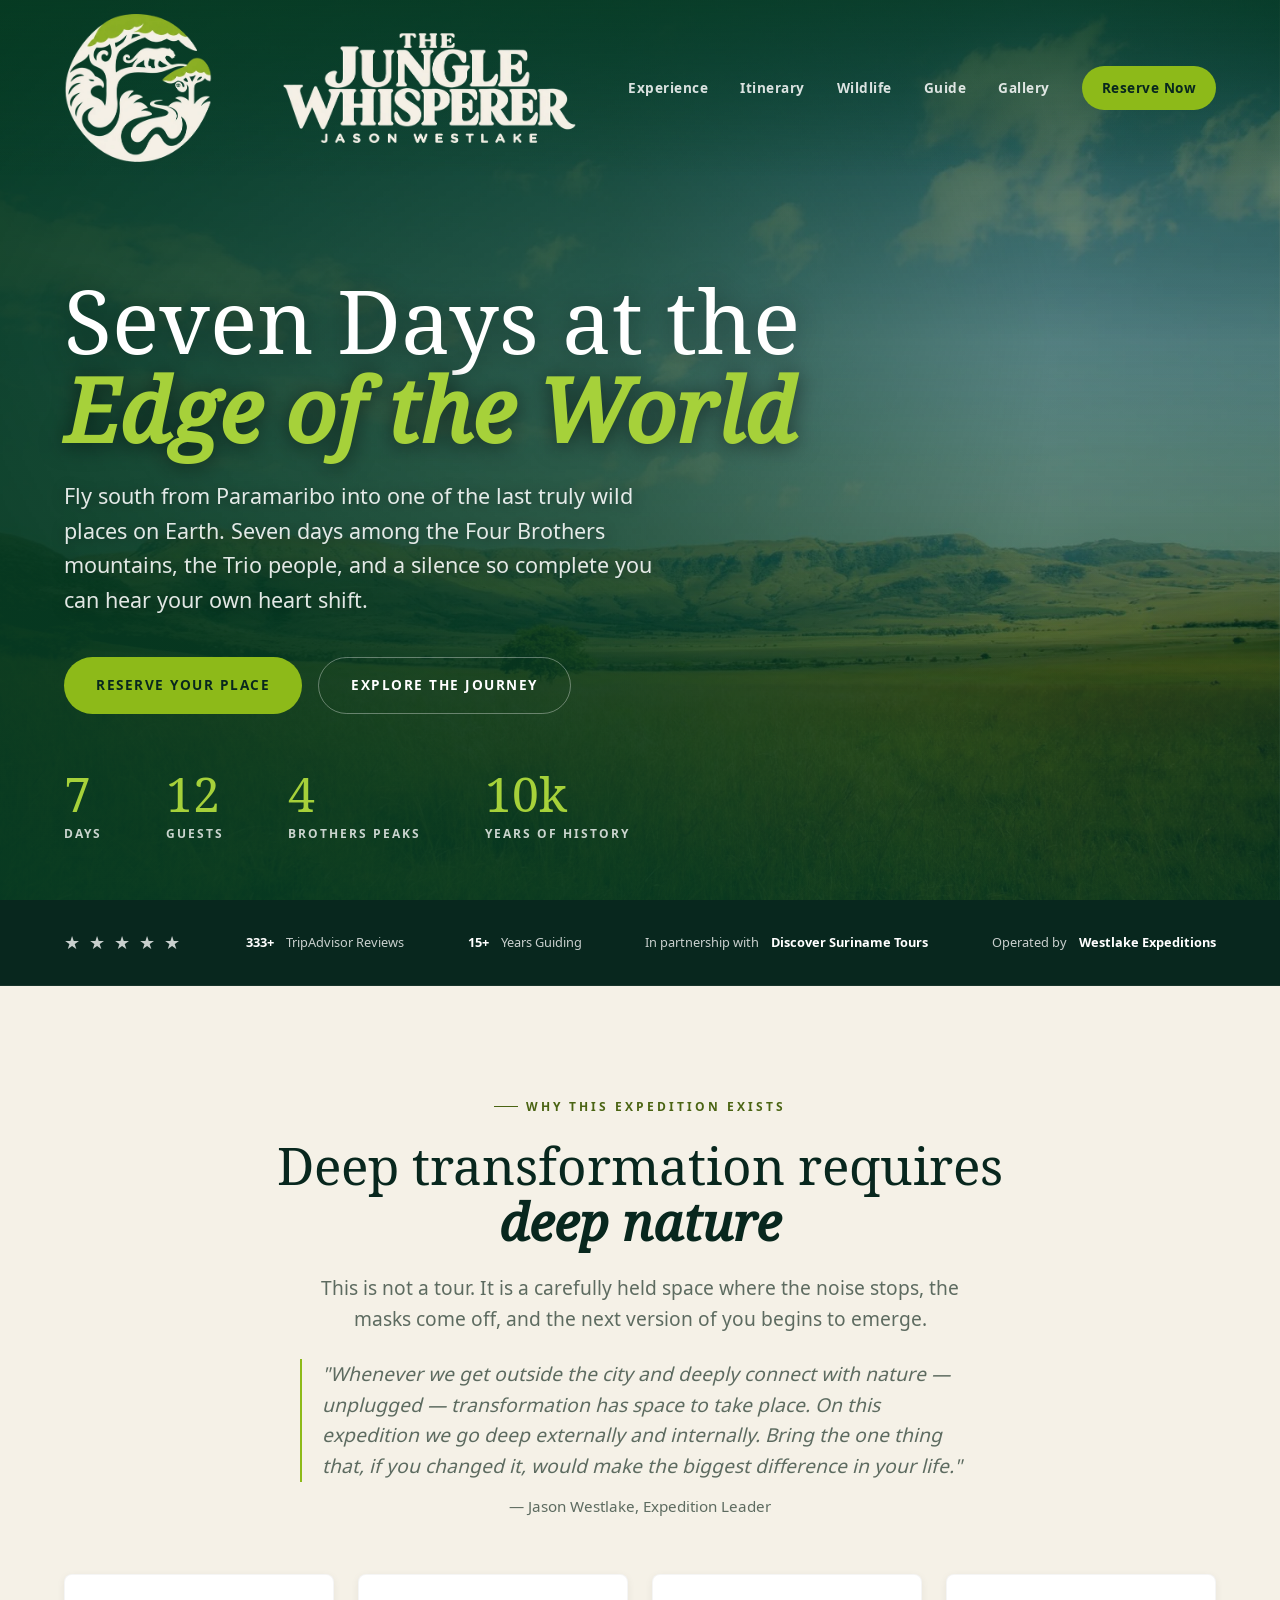
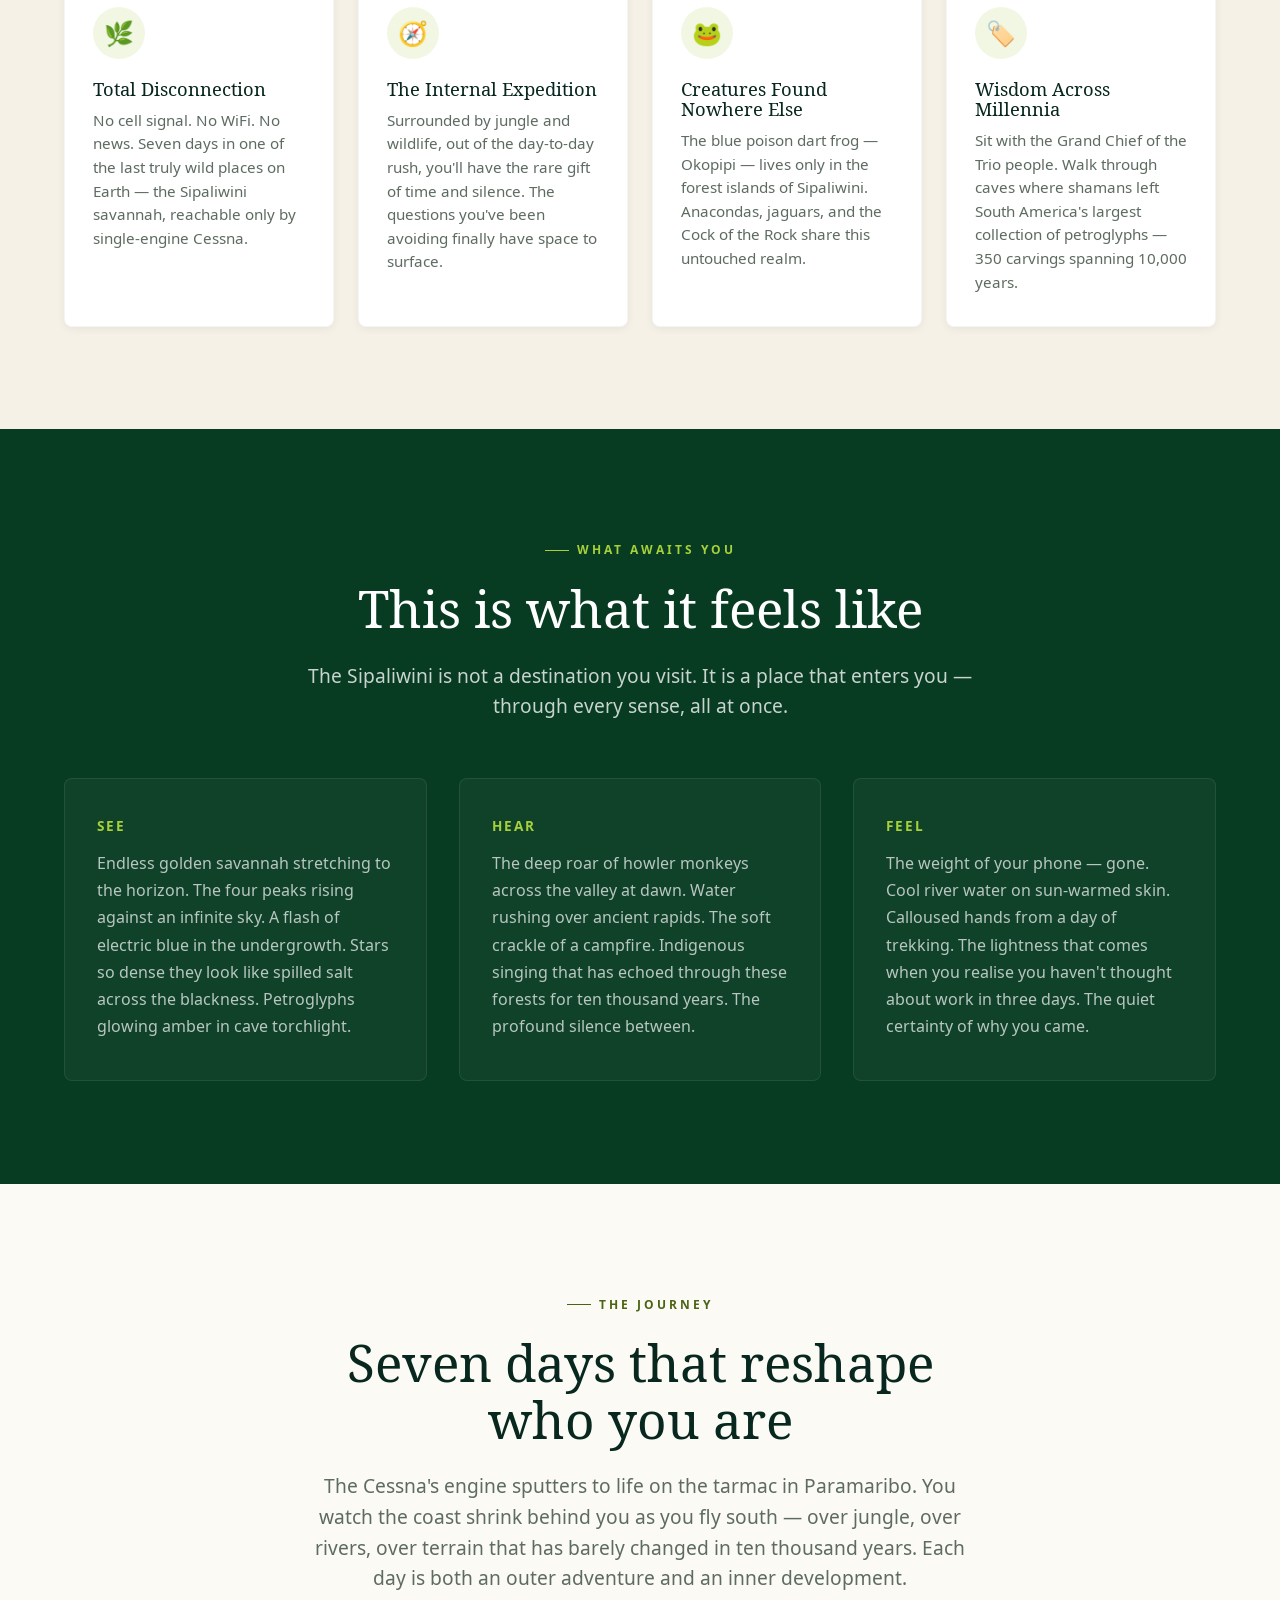
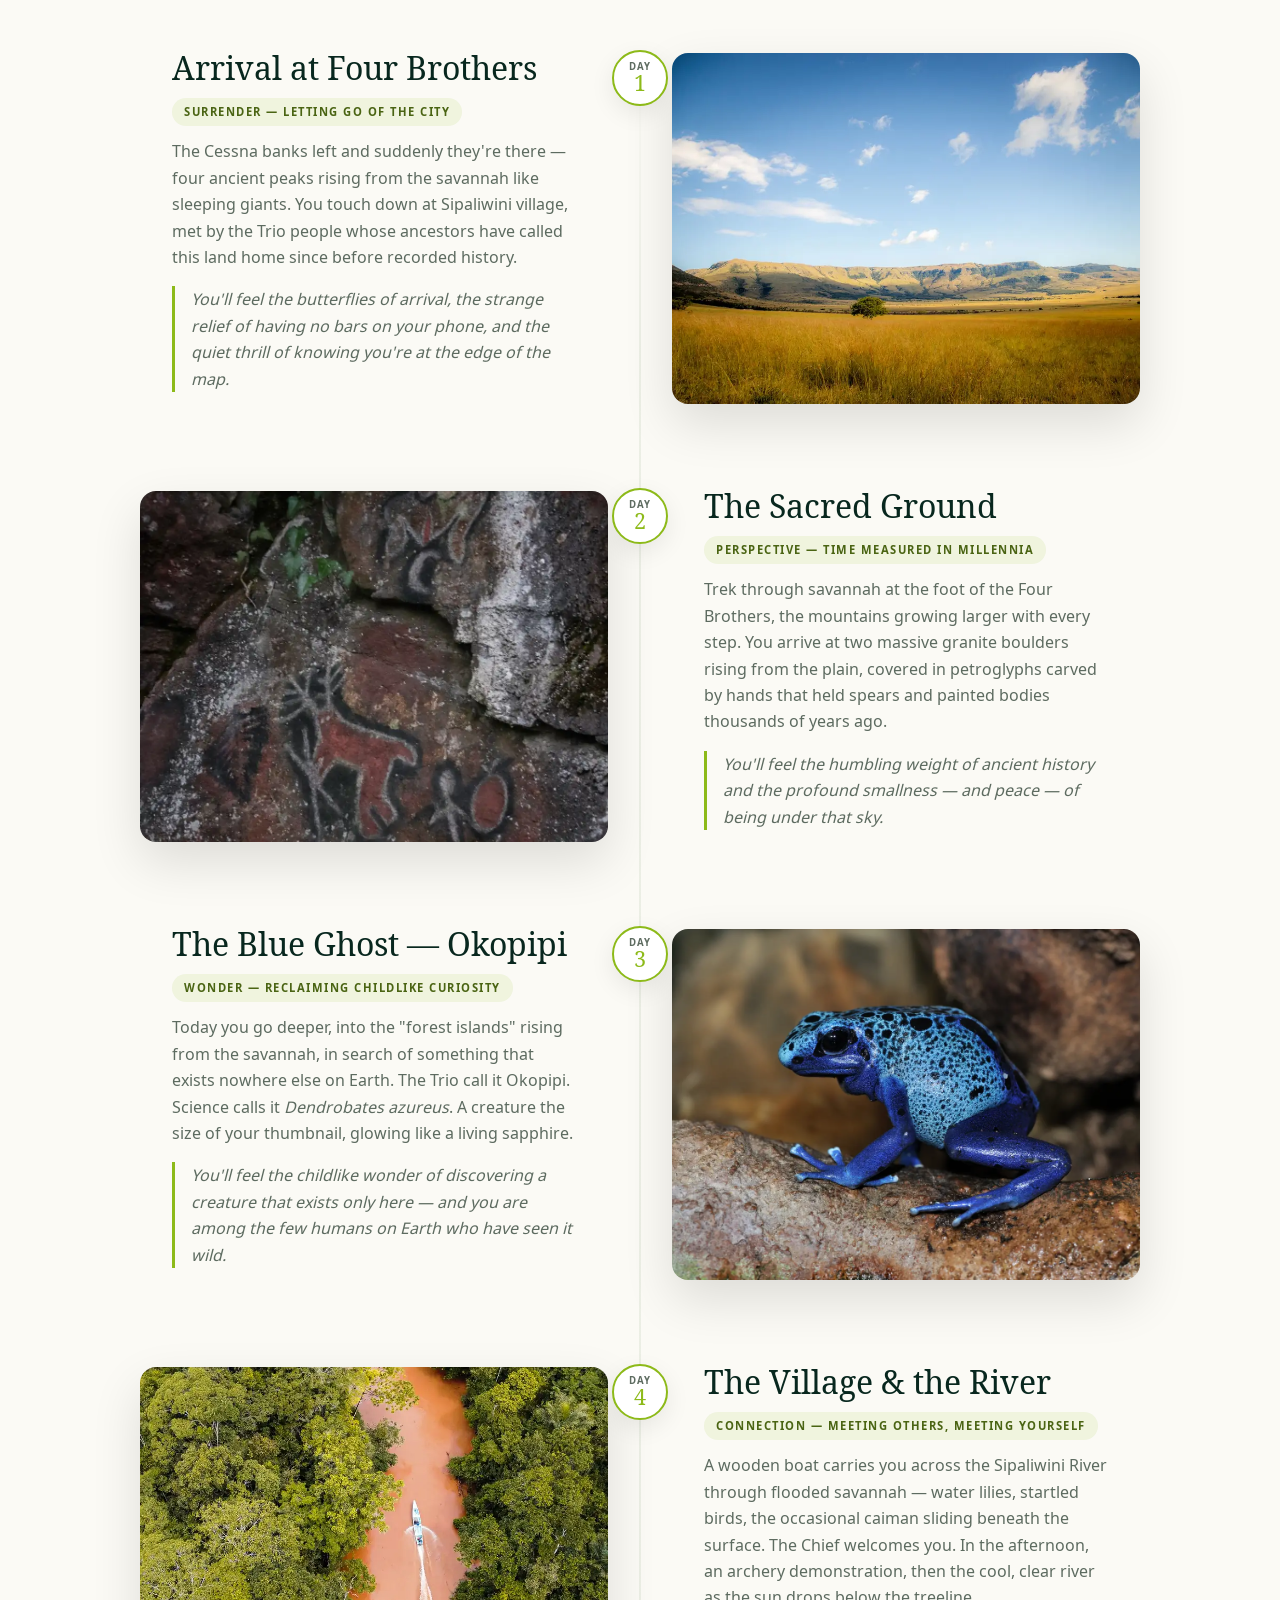
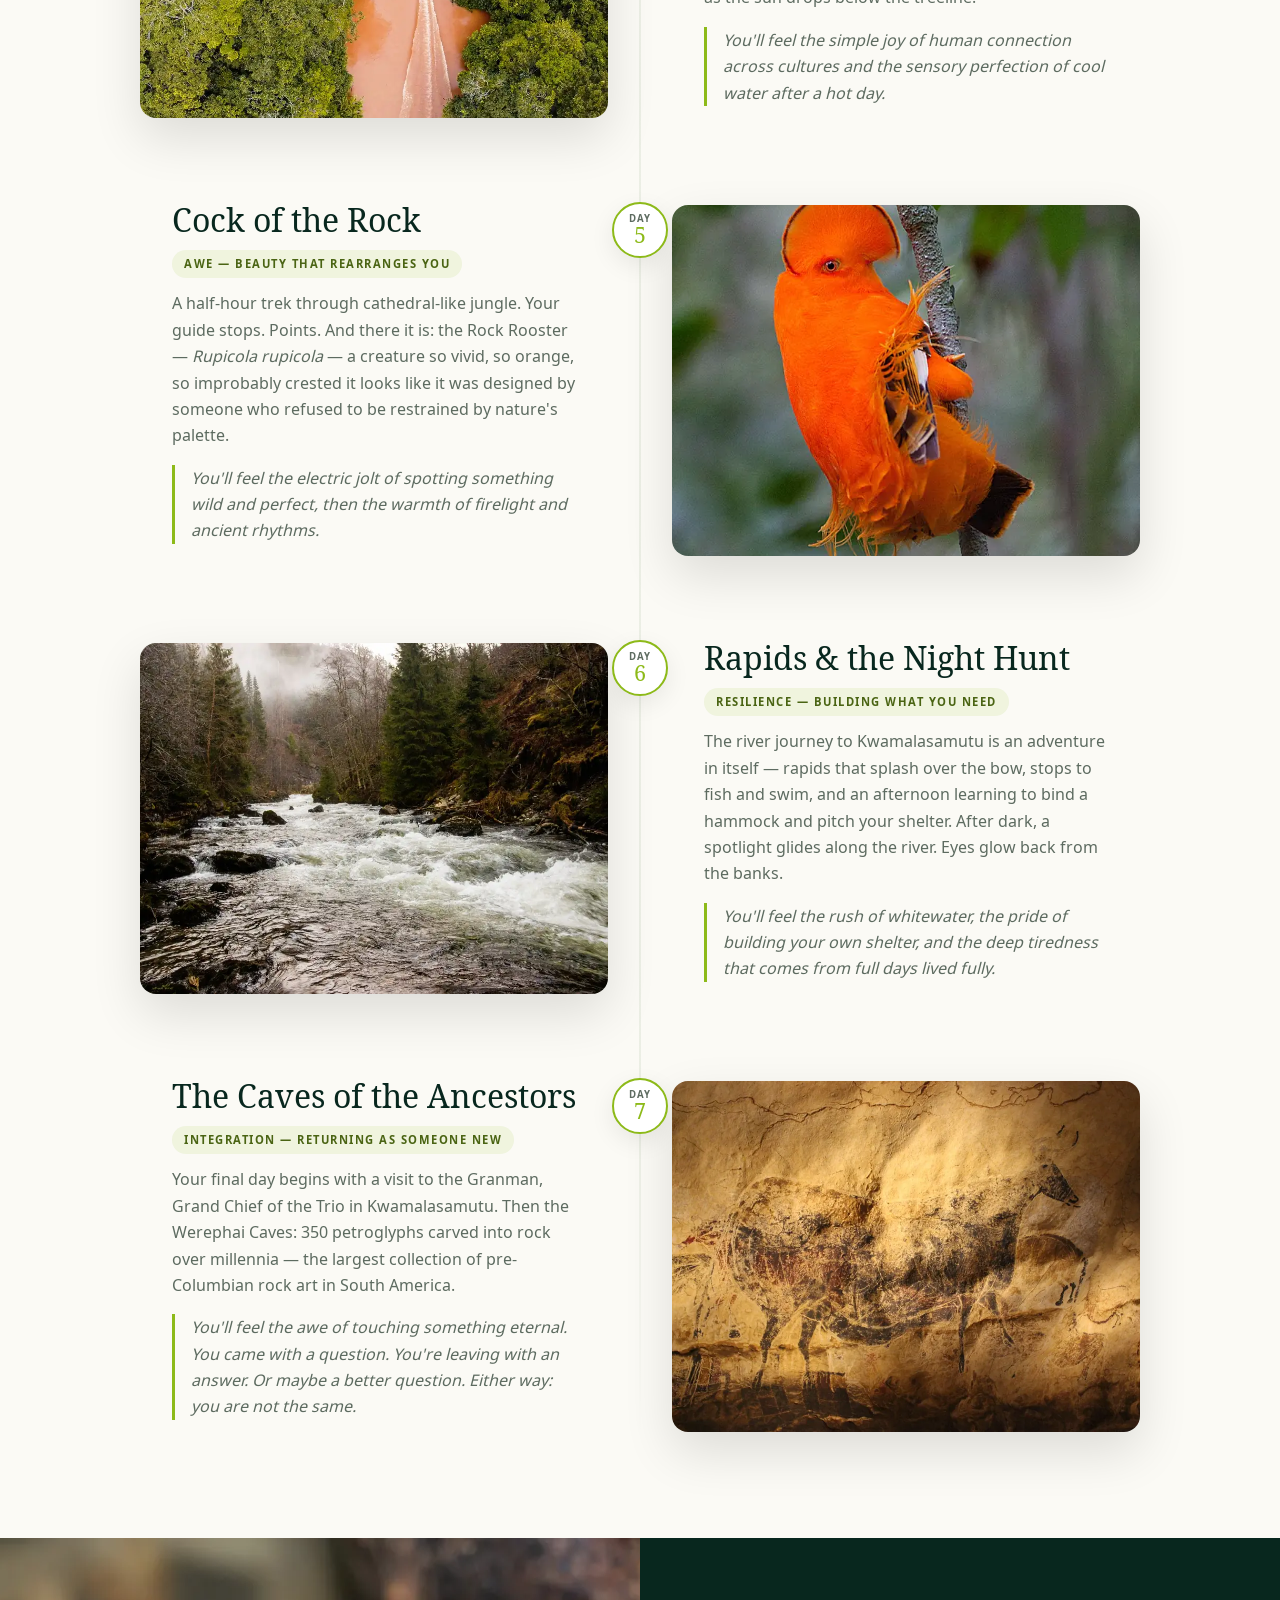
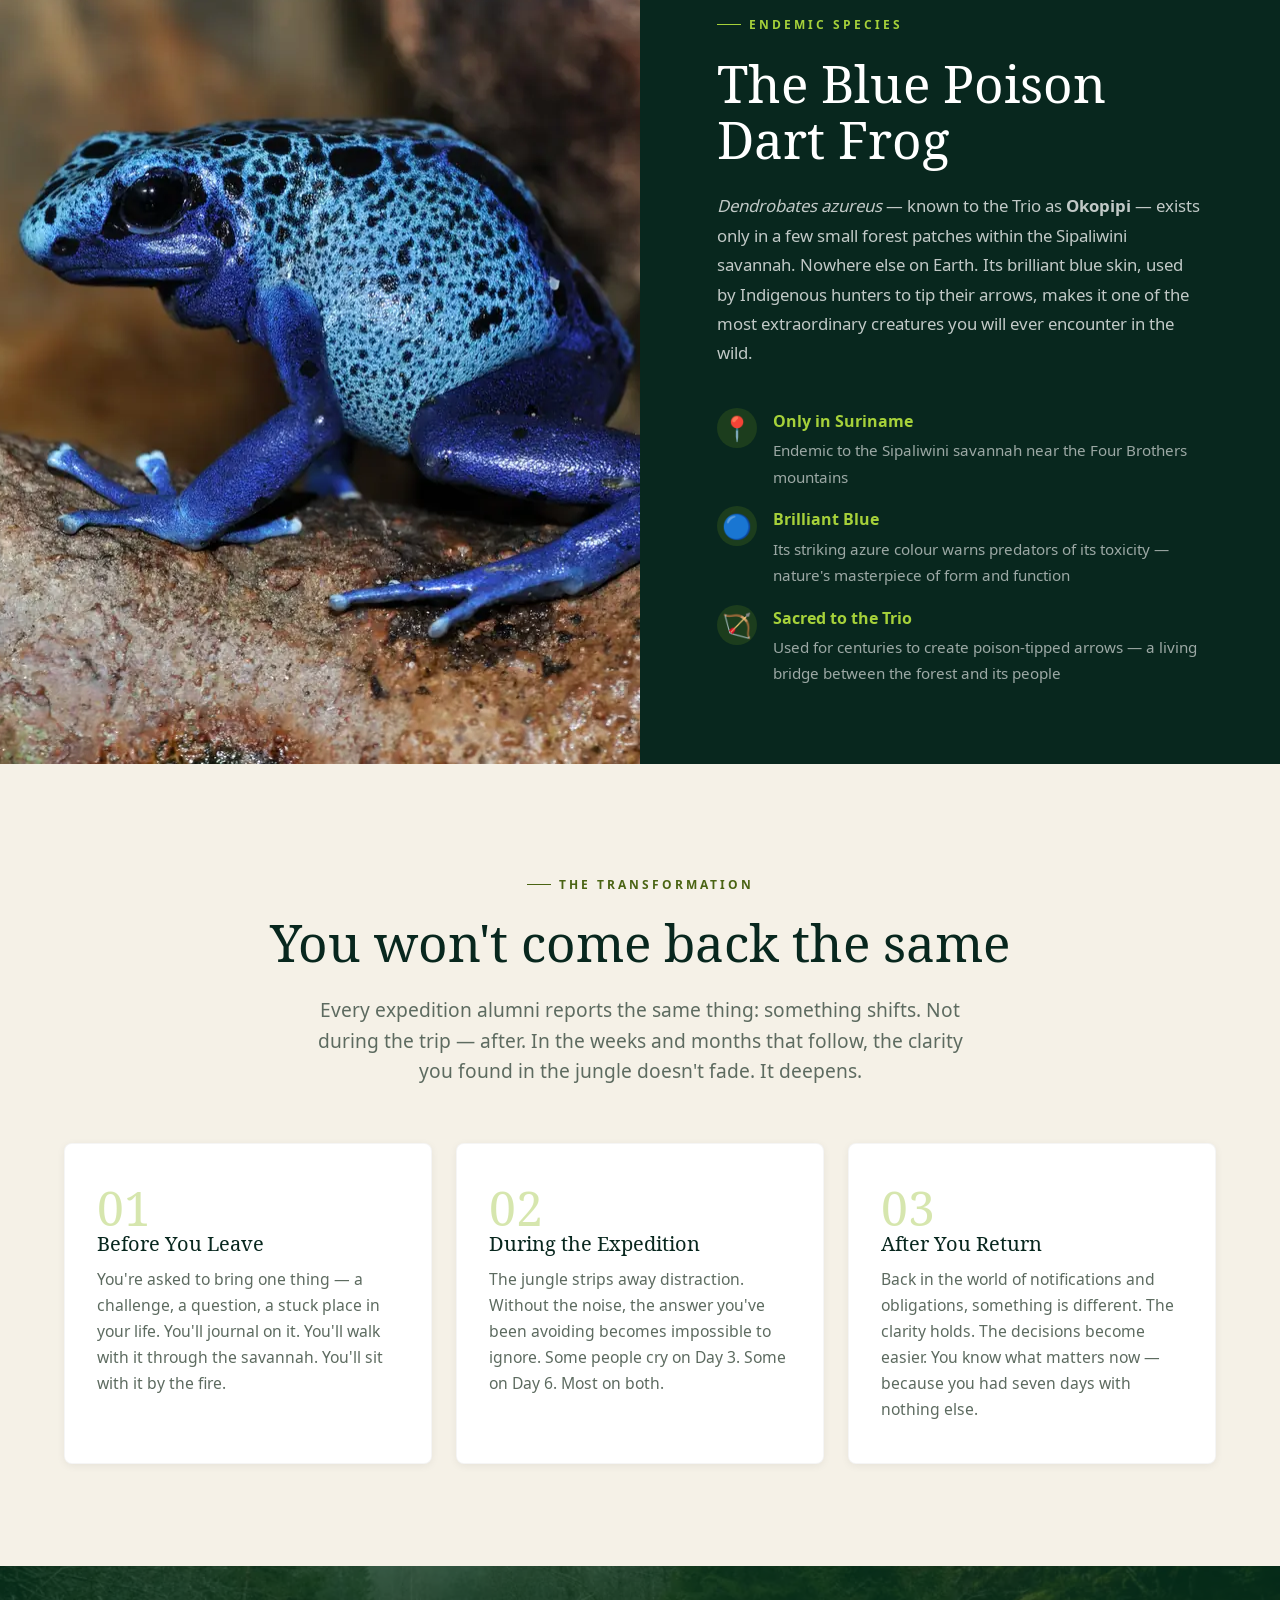
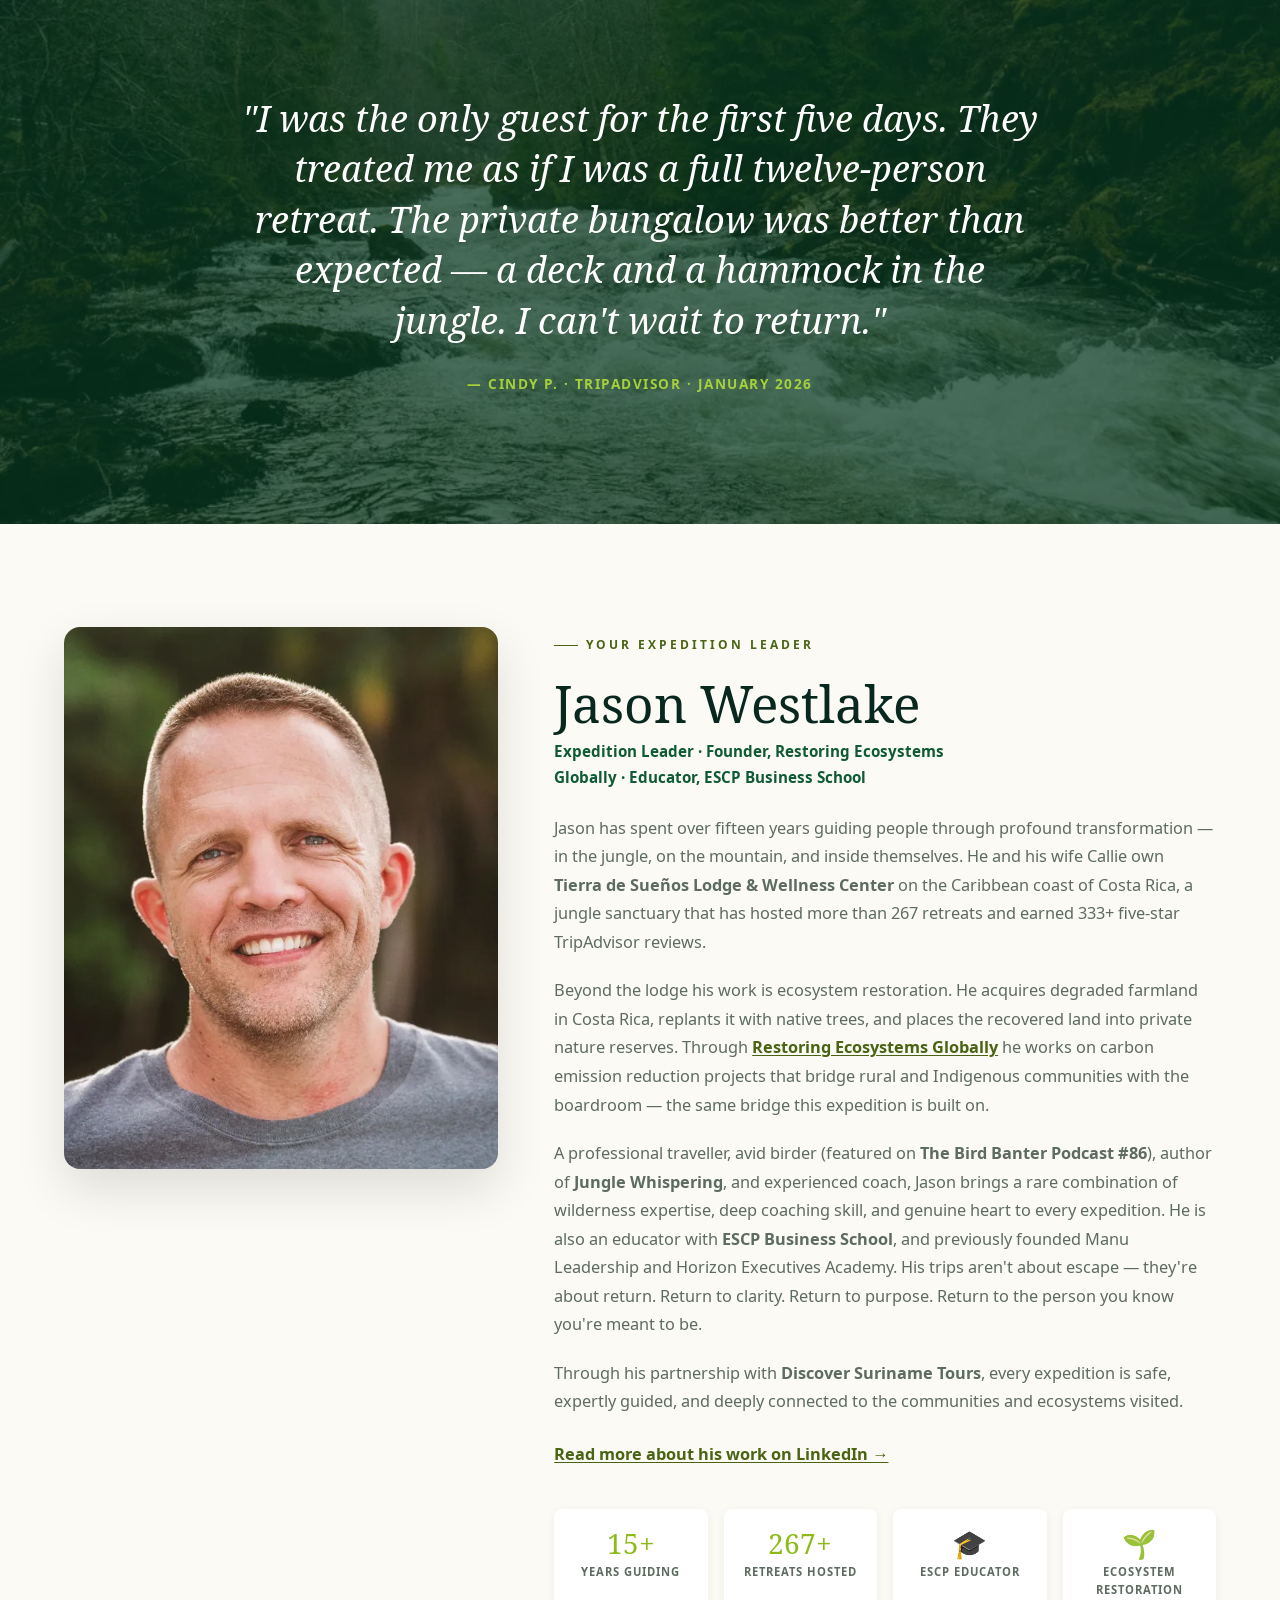
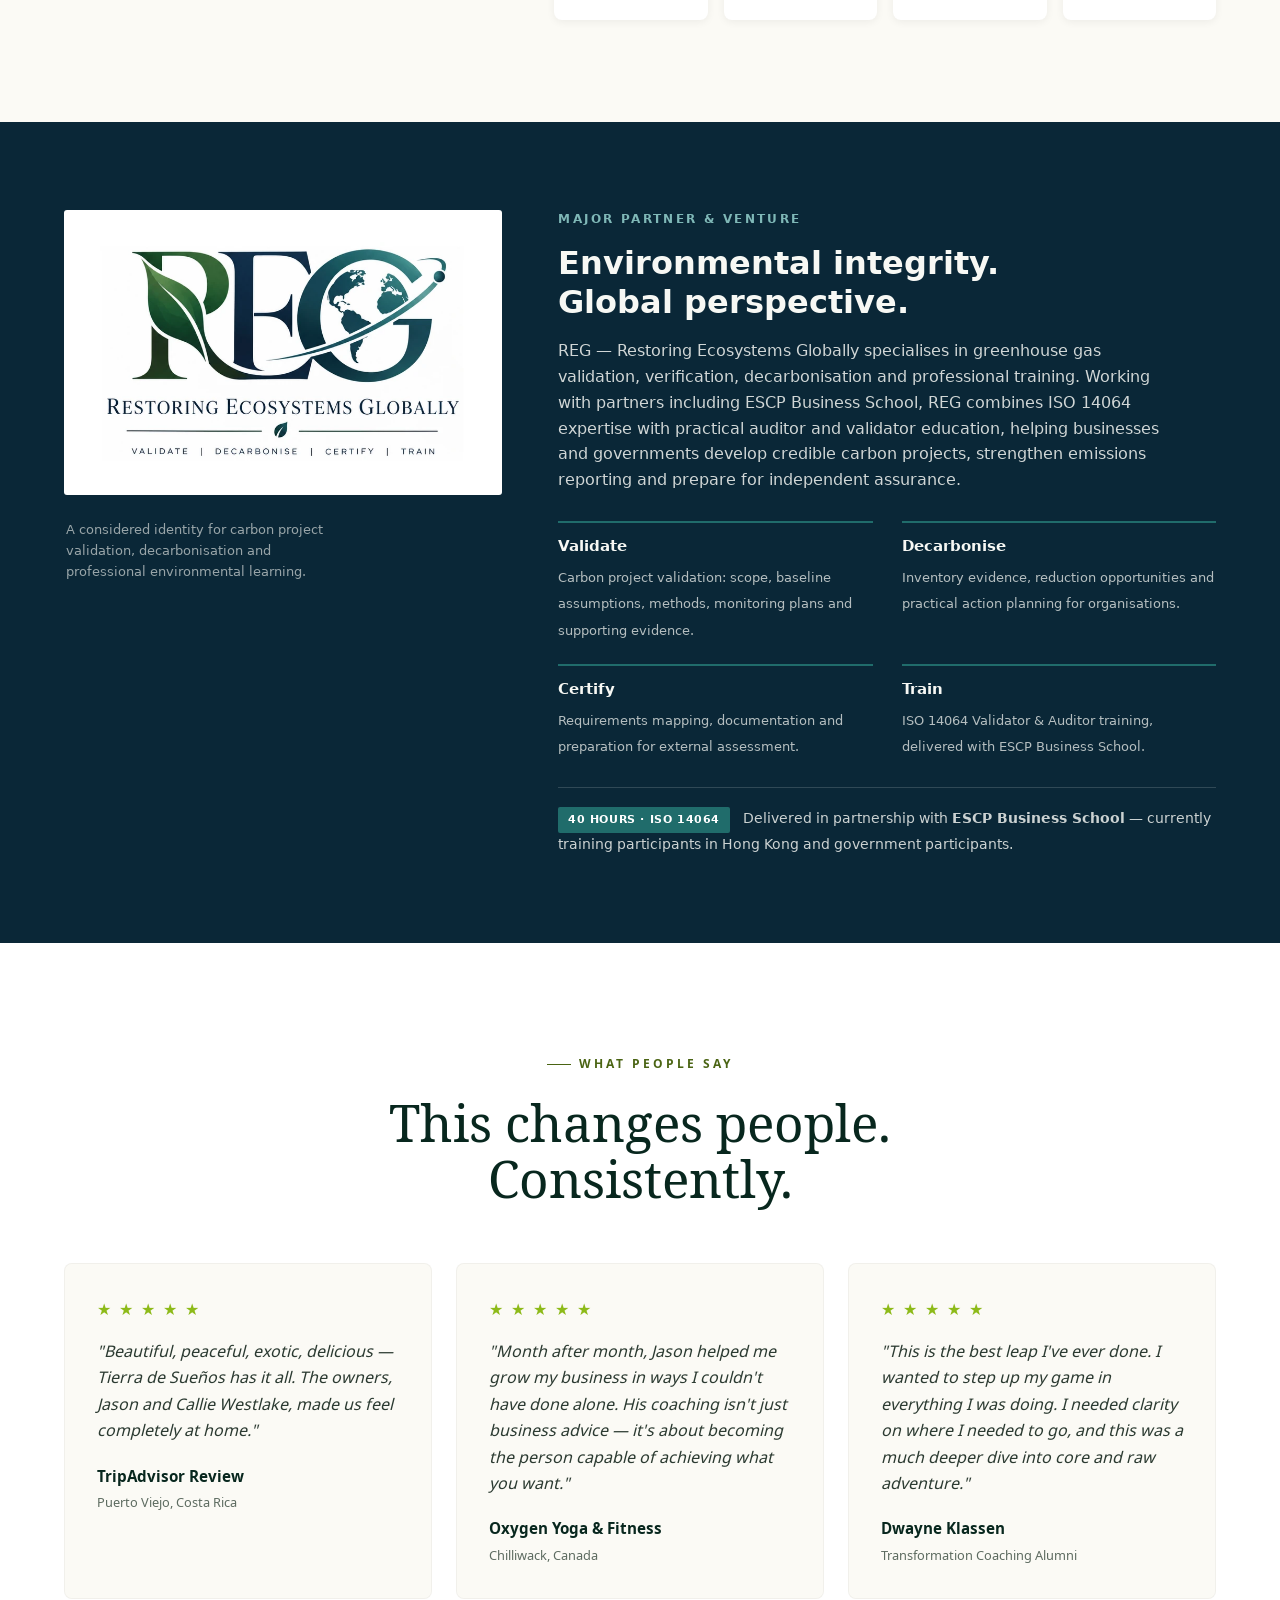
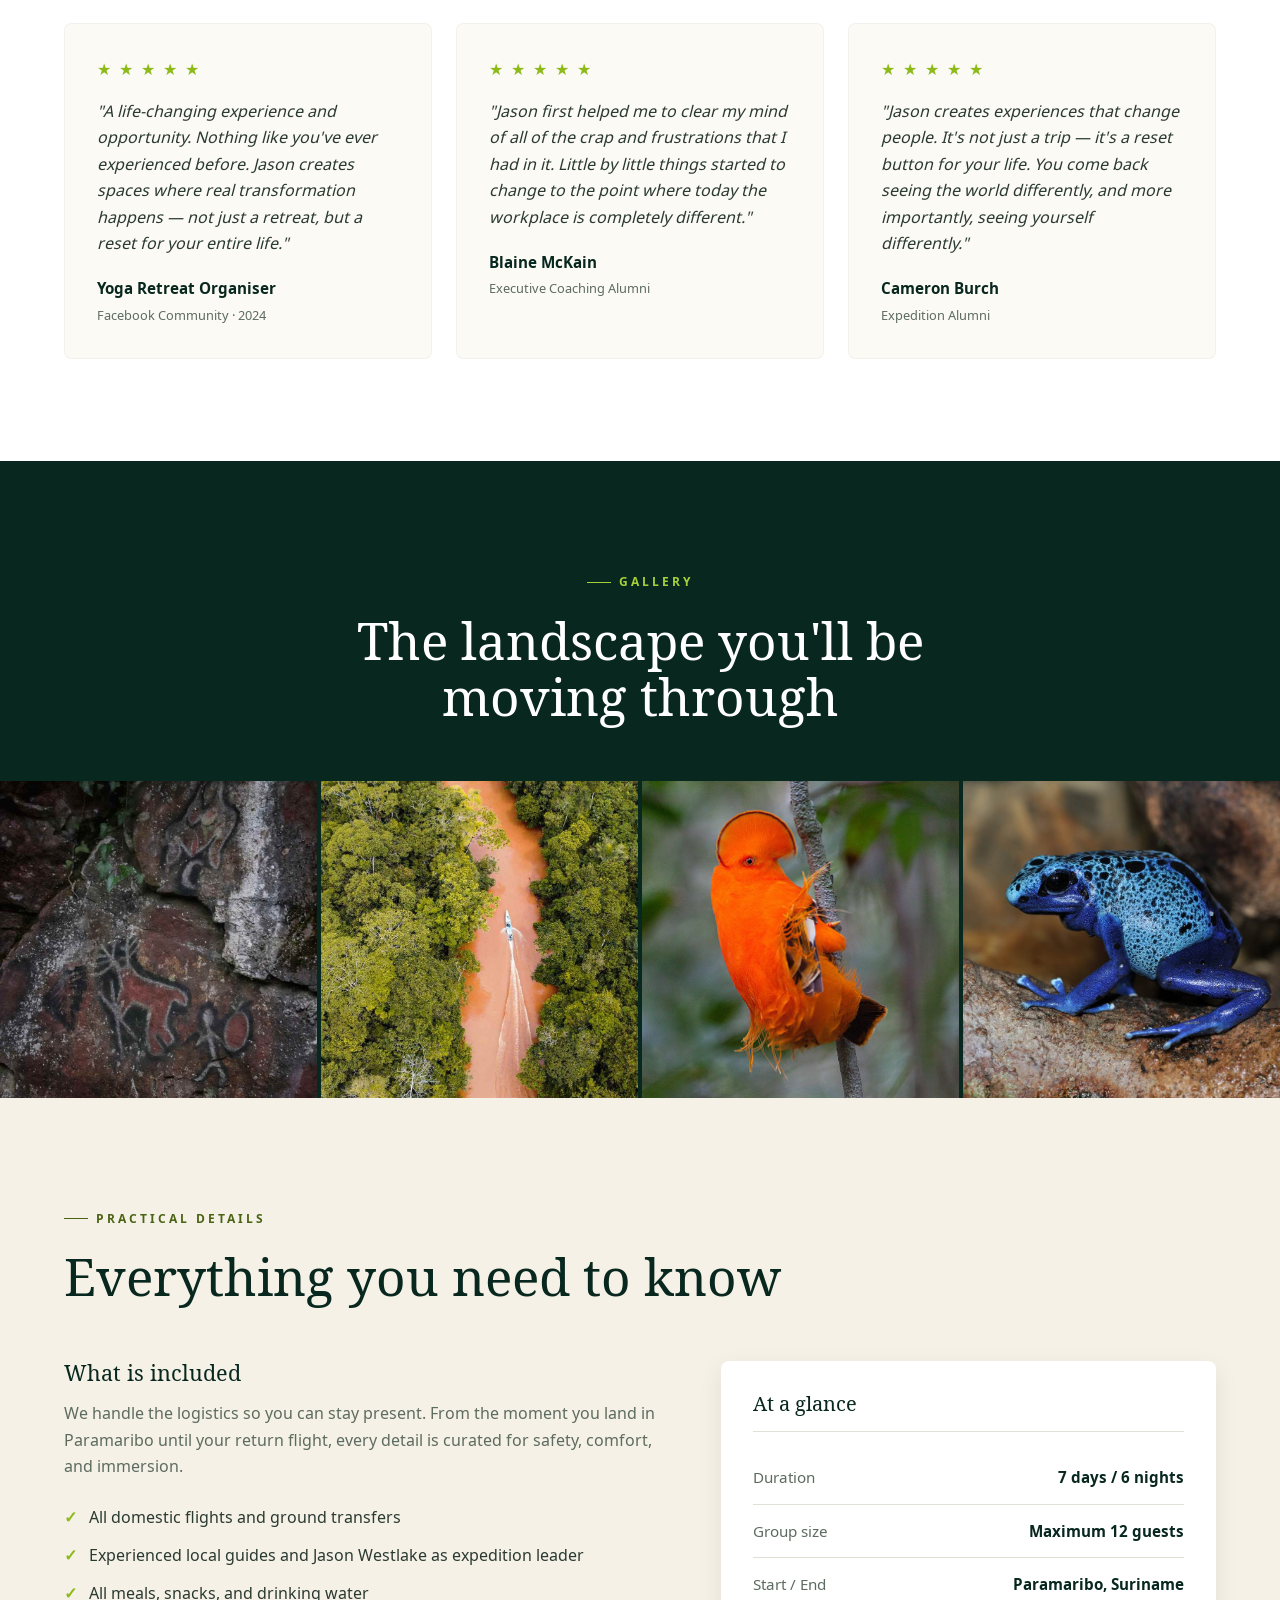
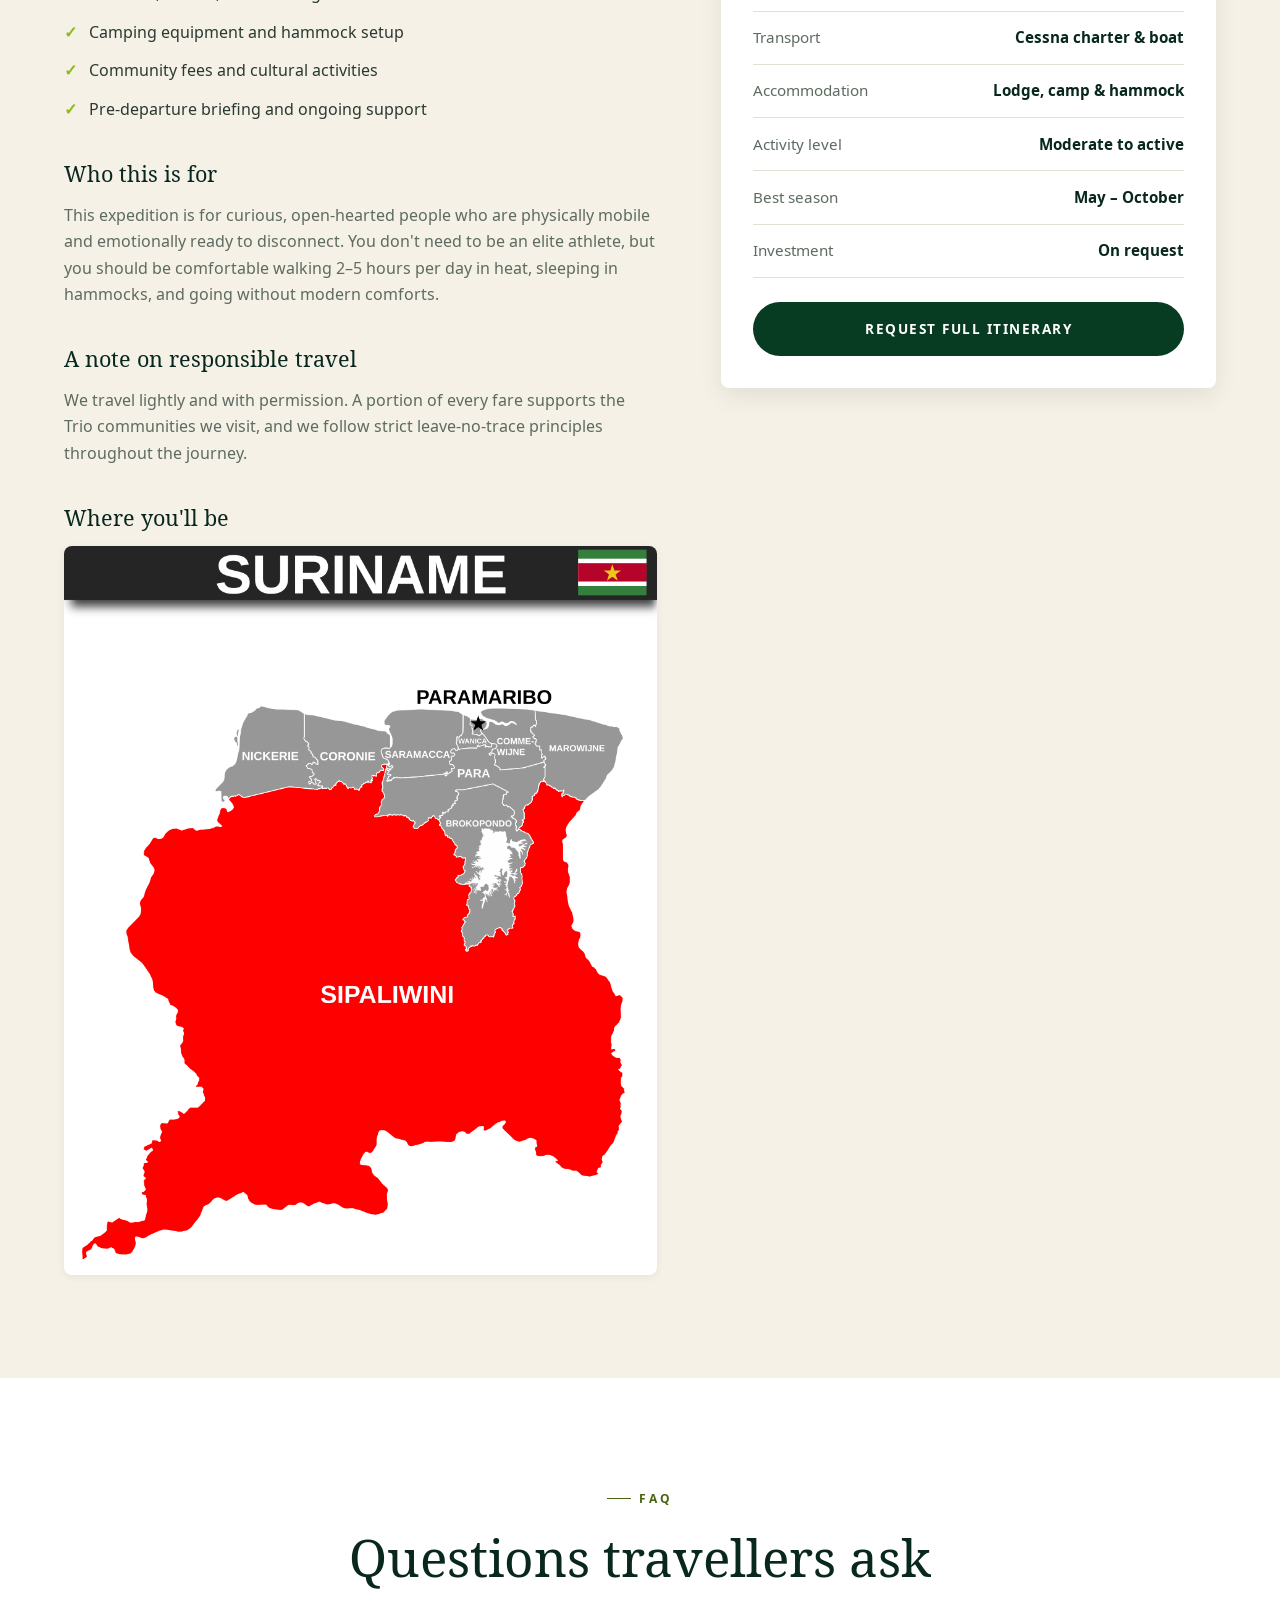
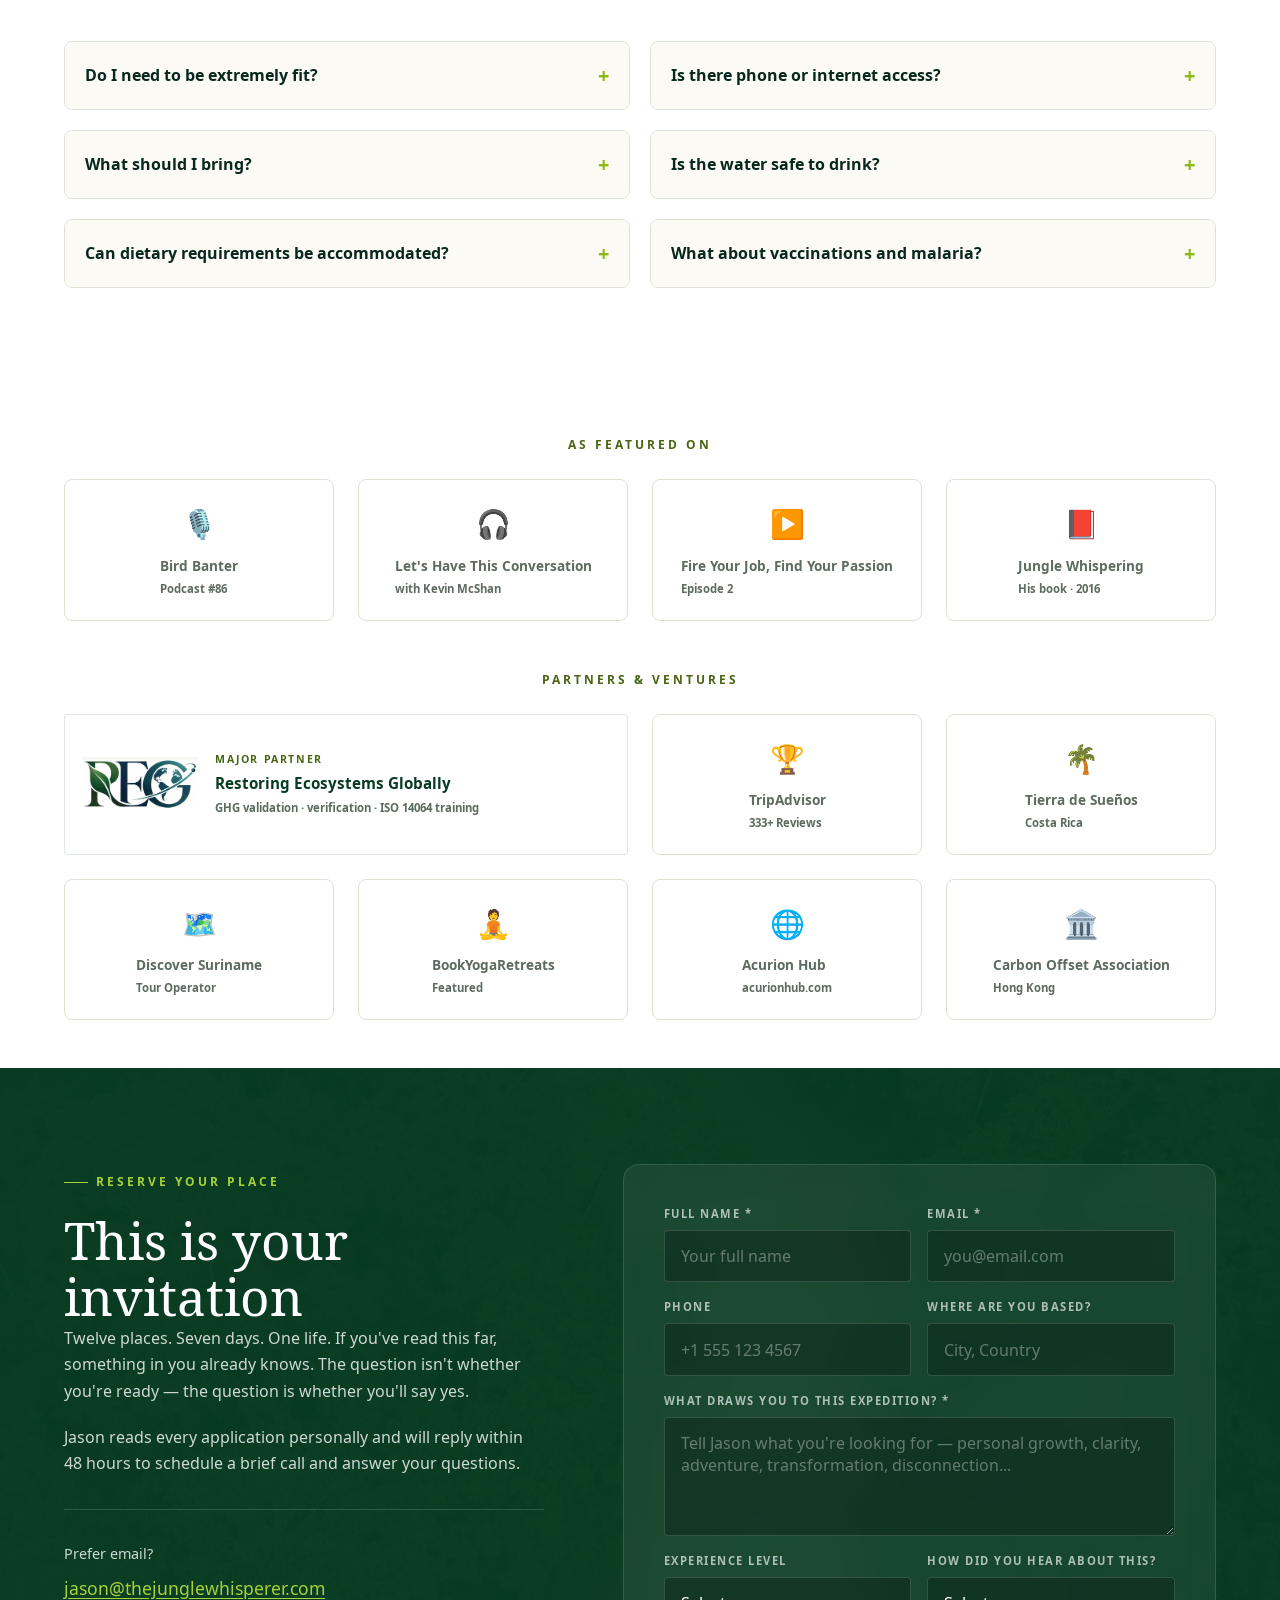
<file: index.html>
<!DOCTYPE html>
<html lang="en" class="no-js">
<head>
  <meta charset="UTF-8">
  <meta name="viewport" content="width=device-width, initial-scale=1.0">

  <title>Four Brothers Expedition — 7 Days in Suriname | Jason Westlake</title>
  <meta name="description" content="A 7-day expedition into the remote Sipaliwini savannah of Suriname with Jason Westlake, founder of Restoring Ecosystems Globally. Limited to 12 guests.">
  <meta name="robots" content="index, follow, max-image-preview:large">
  <meta name="author" content="Westlake Expeditions">
  <meta name="theme-color" content="#073b22">

  <!-- Canonical + social URL. Domain verified: registered, IONOS MX live, nothing served yet.
       If the site launches on a different domain, change these four values and sitemap.xml. -->
  <link rel="canonical" href="https://thejunglewhisperer.com/">
  <meta property="og:url" content="https://thejunglewhisperer.com/">

  <meta property="og:type" content="website">
  <meta property="og:site_name" content="Four Brothers Expedition">
  <meta property="og:locale" content="en_US">
  <meta property="og:title" content="Four Brothers Expedition — 7 Days at the Edge of the World">
  <meta property="og:description" content="A 7-day journey into the remote Sipaliwini savannah of Suriname with Jason Westlake, founder of Restoring Ecosystems Globally. Limited to 12 guests.">
  <meta property="og:image" content="https://thejunglewhisperer.com/images/opt/hero.jpg">
  <meta property="og:image:width" content="1600">
  <meta property="og:image:height" content="1067">
  <meta property="og:image:alt" content="Open savannah grassland under a wide sky, the terrain the Four Brothers expedition crosses on foot">

  <meta name="twitter:card" content="summary_large_image">
  <meta name="twitter:title" content="Four Brothers Expedition — 7 Days at the Edge of the World">
  <meta name="twitter:description" content="A life-changing 7-day journey into the remote Sipaliwini savannah of Suriname with Jason Westlake. Limited to 12 guests.">
  <meta name="twitter:image" content="https://thejunglewhisperer.com/images/opt/hero.jpg">
  <meta name="twitter:image:alt" content="The Four Brothers mountains rising above the Sipaliwini savannah in Suriname">

  <link rel="icon" href="favicon.ico" sizes="48x48">
  <link rel="icon" type="image/png" sizes="32x32" href="icons/favicon-32.png">
  <link rel="icon" type="image/png" sizes="16x16" href="icons/favicon-16.png">
  <link rel="apple-touch-icon" href="icons/apple-touch-icon.png">
  <link rel="manifest" href="site.webmanifest">

  <link rel="preload" as="font" type="font/woff2" href="fonts/noto-serif-regular.woff2" crossorigin>
  <link rel="preload" as="font" type="font/woff2" href="fonts/noto-sans-regular.woff2" crossorigin>
  <link rel="preload" as="image" href="images/opt/hero-960.webp" imagesrcset="images/opt/hero-960.webp 960w, images/opt/hero.webp 1600w" imagesizes="100vw" type="image/webp">
  <link rel="stylesheet" href="css/style.css?v=20261121c">

  <script type="application/ld+json">
  {
    "@context": "https://schema.org",
    "@graph": [
      {
        "@type": "TravelAgency",
        "@id": "#organisation",
        "name": "Westlake Expeditions",
        "description": "Expedition operator running transformational journeys into the Sipaliwini savannah of Suriname, led by Jason Westlake in partnership with Discover Suriname Tours.",
        "email": "jason@thejunglewhisperer.com",
        "founder": {
          "@type": "Person",
          "name": "Jason Westlake",
          "image": "https://thejunglewhisperer.com/images/opt/jason-portrait-900.jpg",
          "jobTitle": [
            "Expedition Leader",
            "Founder, Restoring Ecosystems Globally",
            "Educator, ESCP Business School"
          ],
          "sameAs": ["https://www.linkedin.com/in/executivesalescoaching/"]
        },
        "areaServed": { "@type": "Country", "name": "Suriname" },
        "sameAs": [
          "https://www.linkedin.com/in/executivesalescoaching/",
          "https://tierradesuenoslodge.com",
          "https://discoversurinametours.com",
          "https://birdbanter.podbean.com/e/the-bird-banter-podcast-86-with-jason-westlake/"
        ]
      },
      {
        "@type": "Organization",
        "@id": "#reg",
        "name": "REG — Restoring Ecosystems Globally",
        "alternateName": "REG",
        "description": "Greenhouse gas validation, verification, decarbonisation and professional training. Combines ISO 14064 expertise with practical auditor and validator education, delivering 40-hour ISO 14064 Validator & Auditor training in partnership with ESCP Business School.",
        "founder": { "@type": "Person", "name": "Jason Westlake" },
        "knowsAbout": [
          "ISO 14064",
          "Greenhouse gas validation and verification",
          "Carbon project development",
          "Decarbonisation",
          "Emissions reporting"
        ]
      },
      {
        "@type": "TouristTrip",
        "name": "Four Brothers Expedition — 7 Days at the Edge of the World",
        "description": "A seven-day expedition into the remote Sipaliwini savannah of Suriname: the Four Brothers mountains, Trio indigenous culture, the endemic blue poison dart frog, and South America's largest collection of pre-Columbian petroglyphs.",
        "touristType": ["Transformational travel", "Wildlife", "Culture"],
        "provider": { "@id": "#organisation" },
        "itinerary": {
          "@type": "ItemList",
          "numberOfItems": 7,
          "itemListElement": [
            { "@type": "ListItem", "position": 1, "name": "Arrival at Four Brothers" },
            { "@type": "ListItem", "position": 2, "name": "The Sacred Ground" },
            { "@type": "ListItem", "position": 3, "name": "The Blue Ghost — Okopipi" },
            { "@type": "ListItem", "position": 4, "name": "The Village & the River" },
            { "@type": "ListItem", "position": 5, "name": "Cock of the Rock" },
            { "@type": "ListItem", "position": 6, "name": "Rapids & the Night Hunt" },
            { "@type": "ListItem", "position": 7, "name": "The Caves of the Ancestors" }
          ]
        }
      },
      {
        "@type": "FAQPage",
        "mainEntity": [
          {
            "@type": "Question",
            "name": "Do I need to be extremely fit?",
            "acceptedAnswer": { "@type": "Answer", "text": "You should be comfortable walking 2–5 hours per day in tropical heat, sleeping in a hammock, and being away from modern comforts. You do not need to be an athlete, but a reasonable base level of fitness and mobility will help you enjoy every moment." }
          },
          {
            "@type": "Question",
            "name": "Is there phone or internet access?",
            "acceptedAnswer": { "@type": "Answer", "text": "No. That is part of the point. Once we leave Paramaribo there is no cell signal and no WiFi for the entire seven days. We carry satellite communication for emergencies only." }
          },
          {
            "@type": "Question",
            "name": "What should I bring?",
            "acceptedAnswer": { "@type": "Answer", "text": "A detailed packing list is provided after booking, but essentials include lightweight long-sleeved clothing, sturdy hiking boots, a headtorch, insect repellent, sunscreen, a journal, and an open heart." }
          },
          {
            "@type": "Question",
            "name": "Is the water safe to drink?",
            "acceptedAnswer": { "@type": "Answer", "text": "We provide filtered and purified drinking water throughout the expedition. River water is used for bathing and washing only." }
          },
          {
            "@type": "Question",
            "name": "Can dietary requirements be accommodated?",
            "acceptedAnswer": { "@type": "Answer", "text": "Most dietary needs can be managed with advance notice. Please tell us about allergies, intolerances, or preferences on your application form." }
          },
          {
            "@type": "Question",
            "name": "What about vaccinations and malaria?",
            "acceptedAnswer": { "@type": "Answer", "text": "We recommend consulting a travel medicine clinic 6–8 weeks before departure. Malaria prophylaxis is commonly advised for the Sipaliwini region; your doctor can advise based on your health profile." }
          }
        ]
      }
    ]
  }
  </script>
</head>
<body>

  <a class="skip-link" href="#main">Skip to content</a>

  <!-- NAVIGATION -->
  <nav class="nav" id="nav" aria-label="Main navigation">
    <div class="container">
      <a href="#top" class="nav-logo">
        <img src="images/brand/nav-crest.webp" alt="" width="244" height="176" class="nav-logo-crest">
        <img src="images/brand/nav-words.webp" alt="The Jungle Whisperer — Jason Westlake" width="357" height="132" class="nav-logo-words">
      </a>

      <button class="nav-toggle" id="nav-toggle" type="button" aria-label="Open navigation" aria-expanded="false" aria-controls="nav-links">
        <span></span>
        <span></span>
        <span></span>
      </button>

      <div class="nav-links" id="nav-links">
        <a href="#experience">Experience</a>
        <a href="#itinerary">Itinerary</a>
        <a href="#wildlife">Wildlife</a>
        <a href="#guide">Guide</a>
        <a href="#gallery">Gallery</a>
        <a href="#booking" class="nav-cta">Reserve Now</a>
      </div>
    </div>
  </nav>

  <main id="main">

  <!-- HERO -->
  <header class="hero" id="top">
    <div class="hero-bg">
      <picture>
        <source type="image/webp" srcset="images/opt/hero-960.webp 960w, images/opt/hero.webp 1600w" sizes="100vw">
        <img src="images/opt/hero.jpg" srcset="images/opt/hero-960.jpg 960w, images/opt/hero.jpg 1600w" sizes="100vw" width="1600" height="1067" alt="Open savannah grassland under a wide sky, the terrain the expedition crosses on foot" fetchpriority="high" decoding="async">
      </picture>
    </div>
    <div class="hero-overlay"></div>

    <div class="container">
      <div class="hero-content">
        <h1>Seven Days at the <em>Edge of the World</em></h1>
        <p>Fly south from Paramaribo into one of the last truly wild places on Earth. Seven days among the Four Brothers mountains, the Trio people, and a silence so complete you can hear your own heart shift.</p>
        <div class="hero-buttons">
          <a href="#booking" class="btn btn-primary">Reserve Your Place</a>
          <a href="#itinerary" class="btn btn-secondary">Explore the Journey</a>
        </div>
        <div class="hero-stats">
          <div class="hero-stat">
            <strong>7</strong>
            <span>Days</span>
          </div>
          <div class="hero-stat">
            <strong>12</strong>
            <span>Guests</span>
          </div>
          <div class="hero-stat">
            <strong>4</strong>
            <span>Brothers Peaks</span>
          </div>
          <div class="hero-stat">
            <strong>10k</strong>
            <span>Years of History</span>
          </div>
        </div>
      </div>
    </div>

    <div class="hero-scroll" aria-hidden="true">Scroll</div>
  </header>

  <!-- TRUST BAR -->
  <div class="trust-bar">
    <div class="container">
      <div class="trust-item trust-rating" aria-hidden="true">★ ★ ★ ★ ★</div>
      <p class="sr-only">Rated five out of five stars on TripAdvisor.</p>
      <div class="trust-item"><strong>333+</strong> TripAdvisor Reviews</div>
      <div class="trust-item"><strong>15+</strong> Years Guiding</div>
      <div class="trust-item">In partnership with <strong>Discover Suriname Tours</strong></div>
      <div class="trust-item">Operated by <strong>Westlake Expeditions</strong></div>
    </div>
  </div>

  <!-- INTRO -->
  <section class="intro" id="intro" aria-labelledby="intro-title">
    <div class="container">
      <div class="section-header center reveal">
        <span class="section-label">Why This Expedition Exists</span>
        <h2 class="section-headline" id="intro-title">Deep transformation requires <em>deep nature</em></h2>
        <p class="section-subtitle mx-auto">
          This is not a tour. It is a carefully held space where the noise stops, the masks come off, and the next version of you begins to emerge.
        </p>
        <blockquote class="section-subtitle mx-auto pull-quote">
          "Whenever we get outside the city and deeply connect with nature — unplugged — transformation has space to take place. On this expedition we go deep externally and internally. Bring the one thing that, if you changed it, would make the biggest difference in your life."
        </blockquote>
        <p class="section-subtitle mx-auto pull-quote-attrib">
          — Jason Westlake, Expedition Leader
        </p>
      </div>

      <div class="intro-grid">
        <div class="intro-card reveal reveal-delay-1">
          <div class="intro-card-icon" aria-hidden="true">🌿</div>
          <h3>Total Disconnection</h3>
          <p>No cell signal. No WiFi. No news. Seven days in one of the last truly wild places on Earth — the Sipaliwini savannah, reachable only by single-engine Cessna.</p>
        </div>
        <div class="intro-card reveal reveal-delay-2">
          <div class="intro-card-icon" aria-hidden="true">🧭</div>
          <h3>The Internal Expedition</h3>
          <p>Surrounded by jungle and wildlife, out of the day-to-day rush, you'll have the rare gift of time and silence. The questions you've been avoiding finally have space to surface.</p>
        </div>
        <div class="intro-card reveal reveal-delay-3">
          <div class="intro-card-icon" aria-hidden="true">🐸</div>
          <h3>Creatures Found Nowhere Else</h3>
          <p>The blue poison dart frog — Okopipi — lives only in the forest islands of Sipaliwini. Anacondas, jaguars, and the Cock of the Rock share this untouched realm.</p>
        </div>
        <div class="intro-card reveal reveal-delay-4">
          <div class="intro-card-icon" aria-hidden="true">🏷️</div>
          <h3>Wisdom Across Millennia</h3>
          <p>Sit with the Grand Chief of the Trio people. Walk through caves where shamans left South America's largest collection of petroglyphs — 350 carvings spanning 10,000 years.</p>
        </div>
      </div>
    </div>
  </section>

  <!-- EXPERIENCE -->
  <section class="experience" id="experience" aria-labelledby="experience-title">
    <div class="container">
      <div class="section-header center reveal">
        <span class="section-label light">What Awaits You</span>
        <h2 class="section-headline" id="experience-title">This is what it feels like</h2>
        <p class="section-subtitle mx-auto">
          The Sipaliwini is not a destination you visit. It is a place that enters you — through every sense, all at once.
        </p>
      </div>

      <div class="experience-grid">
        <div class="experience-card reveal reveal-delay-1">
          <h3>See</h3>
          <p>Endless golden savannah stretching to the horizon. The four peaks rising against an infinite sky. A flash of electric blue in the undergrowth. Stars so dense they look like spilled salt across the blackness. Petroglyphs glowing amber in cave torchlight.</p>
        </div>
        <div class="experience-card reveal reveal-delay-2">
          <h3>Hear</h3>
          <p>The deep roar of howler monkeys across the valley at dawn. Water rushing over ancient rapids. The soft crackle of a campfire. Indigenous singing that has echoed through these forests for ten thousand years. The profound silence between.</p>
        </div>
        <div class="experience-card reveal reveal-delay-3">
          <h3>Feel</h3>
          <p>The weight of your phone — gone. Cool river water on sun-warmed skin. Calloused hands from a day of trekking. The lightness that comes when you realise you haven't thought about work in three days. The quiet certainty of why you came.</p>
        </div>
      </div>
    </div>
  </section>

  <!-- ITINERARY -->
  <section class="itinerary" id="itinerary" aria-labelledby="itinerary-title">
    <div class="container">
      <div class="section-header center reveal">
        <span class="section-label">The Journey</span>
        <h2 class="section-headline" id="itinerary-title">Seven days that reshape<br>who you are</h2>
        <p class="section-subtitle mx-auto">
          The Cessna's engine sputters to life on the tarmac in Paramaribo. You watch the coast shrink behind you as you fly south — over jungle, over rivers, over terrain that has barely changed in ten thousand years. Each day is both an outer adventure and an inner development.
        </p>
      </div>

      <div class="timeline">

        <article class="day reveal">
          <div class="day-marker">
            <span>Day</span>
            <strong>1</strong>
          </div>
          <div class="day-content">
            <h3>Arrival at Four Brothers</h3>
            <span class="day-theme">Surrender — Letting go of the city</span>
            <p>The Cessna banks left and suddenly they're there — four ancient peaks rising from the savannah like sleeping giants. You touch down at Sipaliwini village, met by the Trio people whose ancestors have called this land home since before recorded history.</p>
            <p class="day-feel">You'll feel the butterflies of arrival, the strange relief of having no bars on your phone, and the quiet thrill of knowing you're at the edge of the map.</p>
          </div>
          <div class="day-media">
            <picture>
              <source type="image/webp" srcset="images/opt/day1.webp">
              <img src="images/opt/day1.jpg" width="1000" height="667" alt="A vast savannah stretching toward distant mountains at sunrise, the arrival point of the Four Brothers expedition" loading="lazy" decoding="async">
            </picture>
          </div>
        </article>

        <article class="day reveal">
          <div class="day-marker">
            <span>Day</span>
            <strong>2</strong>
          </div>
          <div class="day-content">
            <h3>The Sacred Ground</h3>
            <span class="day-theme">Perspective — Time measured in millennia</span>
            <p>Trek through savannah at the foot of the Four Brothers, the mountains growing larger with every step. You arrive at two massive granite boulders rising from the plain, covered in petroglyphs carved by hands that held spears and painted bodies thousands of years ago.</p>
            <p class="day-feel">You'll feel the humbling weight of ancient history and the profound smallness — and peace — of being under that sky.</p>
          </div>
          <div class="day-media">
            <picture>
              <source type="image/webp" srcset="images/opt/day2.webp">
              <img src="images/opt/day2.jpg" width="1000" height="1500" alt="Ancient paintings and petroglyphs on a weathered rock face, sacred art left thousands of years ago" loading="lazy" decoding="async">
            </picture>
          </div>
        </article>

        <article class="day reveal">
          <div class="day-marker">
            <span>Day</span>
            <strong>3</strong>
          </div>
          <div class="day-content">
            <h3>The Blue Ghost — Okopipi</h3>
            <span class="day-theme">Wonder — Reclaiming childlike curiosity</span>
            <p>Today you go deeper, into the "forest islands" rising from the savannah, in search of something that exists nowhere else on Earth. The Trio call it Okopipi. Science calls it <em>Dendrobates azureus</em>. A creature the size of your thumbnail, glowing like a living sapphire.</p>
            <p class="day-feel">You'll feel the childlike wonder of discovering a creature that exists only here — and you are among the few humans on Earth who have seen it wild.</p>
          </div>
          <div class="day-media">
            <picture>
              <source type="image/webp" srcset="images/opt/frog.webp">
              <img src="images/opt/frog.jpg" width="1200" height="825" alt="The brilliant blue poison dart frog, Okopipi, endemic to Sipaliwini" loading="lazy" decoding="async">
            </picture>
          </div>
        </article>

        <article class="day reveal">
          <div class="day-marker">
            <span>Day</span>
            <strong>4</strong>
          </div>
          <div class="day-content">
            <h3>The Village &amp; the River</h3>
            <span class="day-theme">Connection — Meeting others, meeting yourself</span>
            <p>A wooden boat carries you across the Sipaliwini River through flooded savannah — water lilies, startled birds, the occasional caiman sliding beneath the surface. The Chief welcomes you. In the afternoon, an archery demonstration, then the cool, clear river as the sun drops below the treeline.</p>
            <p class="day-feel">You'll feel the simple joy of human connection across cultures and the sensory perfection of cool water after a hot day.</p>
          </div>
          <div class="day-media">
            <picture>
              <source type="image/webp" srcset="images/opt/day4.webp">
              <img src="images/opt/day4.jpg" width="900" height="969" alt="Aerial view of a small boat winding through a jungle river, connecting travellers with the forest and its people" loading="lazy" decoding="async">
            </picture>
          </div>
        </article>

        <article class="day reveal">
          <div class="day-marker">
            <span>Day</span>
            <strong>5</strong>
          </div>
          <div class="day-content">
            <h3>Cock of the Rock</h3>
            <span class="day-theme">Awe — Beauty that rearranges you</span>
            <p>A half-hour trek through cathedral-like jungle. Your guide stops. Points. And there it is: the Rock Rooster — <em>Rupicola rupicola</em> — a creature so vivid, so orange, so improbably crested it looks like it was designed by someone who refused to be restrained by nature's palette.</p>
            <p class="day-feel">You'll feel the electric jolt of spotting something wild and perfect, then the warmth of firelight and ancient rhythms.</p>
          </div>
          <div class="day-media">
            <picture>
              <source type="image/webp" srcset="images/opt/cock.webp">
              <img src="images/opt/cock.jpg" width="640" height="640" alt="A vibrant Guianan Cock-of-the-Rock, one of the most spectacular birds in the South American rainforest" loading="lazy" decoding="async">
            </picture>
          </div>
        </article>

        <article class="day reveal">
          <div class="day-marker">
            <span>Day</span>
            <strong>6</strong>
          </div>
          <div class="day-content">
            <h3>Rapids &amp; the Night Hunt</h3>
            <span class="day-theme">Resilience — Building what you need</span>
            <p>The river journey to Kwamalasamutu is an adventure in itself — rapids that splash over the bow, stops to fish and swim, and an afternoon learning to bind a hammock and pitch your shelter. After dark, a spotlight glides along the river. Eyes glow back from the banks.</p>
            <p class="day-feel">You'll feel the rush of whitewater, the pride of building your own shelter, and the deep tiredness that comes from full days lived fully.</p>
          </div>
          <div class="day-media">
            <picture>
              <source type="image/webp" srcset="images/opt/day6.webp">
              <img src="images/opt/day6.jpg" width="1000" height="667" alt="A powerful river rushing over rocks through dense green forest, the path to Kwamalasamutu" loading="lazy" decoding="async">
            </picture>
          </div>
        </article>

        <article class="day reveal">
          <div class="day-marker">
            <span>Day</span>
            <strong>7</strong>
          </div>
          <div class="day-content">
            <h3>The Caves of the Ancestors</h3>
            <span class="day-theme">Integration — Returning as someone new</span>
            <p>Your final day begins with a visit to the Granman, Grand Chief of the Trio in Kwamalasamutu. Then the Werephai Caves: 350 petroglyphs carved into rock over millennia — the largest collection of pre-Columbian rock art in South America.</p>
            <p class="day-feel">You'll feel the awe of touching something eternal. You came with a question. You're leaving with an answer. Or maybe a better question. Either way: you are not the same.</p>
          </div>
          <div class="day-media">
            <picture>
              <source type="image/webp" srcset="images/opt/day7.webp">
              <img src="images/opt/day7.jpg" width="1000" height="667" alt="Ancient cave paintings illuminated by torchlight, the final doorway into ten thousand years of human story" loading="lazy" decoding="async">
            </picture>
          </div>
        </article>

      </div>
    </div>
  </section>

  <!-- WILDLIFE FEATURE -->
  <section class="wildlife" id="wildlife" aria-labelledby="wildlife-title">
    <div class="wildlife-grid">
      <div class="wildlife-media">
        <picture>
          <source type="image/webp" srcset="images/opt/frog.webp">
          <img src="images/opt/frog.jpg" width="1200" height="825" alt="Close-up of the brilliant blue poison dart frog endemic to Sipaliwini" loading="lazy" decoding="async">
        </picture>
      </div>
      <div class="wildlife-content">
        <span class="section-label light">Endemic Species</span>
        <h2 id="wildlife-title">The Blue Poison<br>Dart Frog</h2>
        <p>
          <em>Dendrobates azureus</em> — known to the Trio as <strong>Okopipi</strong> — exists only in a few small forest patches within the Sipaliwini savannah. Nowhere else on Earth. Its brilliant blue skin, used by Indigenous hunters to tip their arrows, makes it one of the most extraordinary creatures you will ever encounter in the wild.
        </p>
        <div class="wildlife-facts">
          <div class="wildlife-fact">
            <div class="wildlife-fact-icon" aria-hidden="true">📍</div>
            <div>
              <strong>Only in Suriname</strong>
              <span>Endemic to the Sipaliwini savannah near the Four Brothers mountains</span>
            </div>
          </div>
          <div class="wildlife-fact">
            <div class="wildlife-fact-icon" aria-hidden="true">🔵</div>
            <div>
              <strong>Brilliant Blue</strong>
              <span>Its striking azure colour warns predators of its toxicity — nature's masterpiece of form and function</span>
            </div>
          </div>
          <div class="wildlife-fact">
            <div class="wildlife-fact-icon" aria-hidden="true">🏹</div>
            <div>
              <strong>Sacred to the Trio</strong>
              <span>Used for centuries to create poison-tipped arrows — a living bridge between the forest and its people</span>
            </div>
          </div>
        </div>
      </div>
    </div>
  </section>

  <!-- TRANSFORMATION -->
  <section class="transformation" id="transformation" aria-labelledby="transformation-title">
    <div class="container">
      <div class="section-header center reveal">
        <span class="section-label">The Transformation</span>
        <h2 class="section-headline" id="transformation-title">You won't come back the same</h2>
        <p class="section-subtitle mx-auto">
          Every expedition alumni reports the same thing: something shifts. Not during the trip — after. In the weeks and months that follow, the clarity you found in the jungle doesn't fade. It deepens.
        </p>
      </div>

      <div class="transformation-grid">
        <div class="transformation-card reveal reveal-delay-1">
          <span class="number" aria-hidden="true">01</span>
          <h3>Before You Leave</h3>
          <p>You're asked to bring one thing — a challenge, a question, a stuck place in your life. You'll journal on it. You'll walk with it through the savannah. You'll sit with it by the fire.</p>
        </div>
        <div class="transformation-card reveal reveal-delay-2">
          <span class="number" aria-hidden="true">02</span>
          <h3>During the Expedition</h3>
          <p>The jungle strips away distraction. Without the noise, the answer you've been avoiding becomes impossible to ignore. Some people cry on Day 3. Some on Day 6. Most on both.</p>
        </div>
        <div class="transformation-card reveal reveal-delay-3">
          <span class="number" aria-hidden="true">03</span>
          <h3>After You Return</h3>
          <p>Back in the world of notifications and obligations, something is different. The clarity holds. The decisions become easier. You know what matters now — because you had seven days with nothing else.</p>
        </div>
      </div>
    </div>
  </section>

  <!-- QUOTE -->
  <section class="quote" aria-label="Guest testimonial">
    <div class="quote-bg">
      <picture>
        <source type="image/webp" srcset="images/opt/day6.webp">
        <img src="images/opt/day6.jpg" width="1000" height="667" alt="" loading="lazy" decoding="async">
      </picture>
    </div>
    <div class="quote-overlay"></div>
    <div class="container">
      <blockquote class="reveal">
        "I was the only guest for the first five days. They treated me as if I was a full twelve-person retreat. The private bungalow was better than expected — a deck and a hammock in the jungle. I can't wait to return."
      </blockquote>
      <cite class="reveal reveal-delay-1">— Cindy P. · TripAdvisor · January 2026</cite>
    </div>
  </section>

  <!-- GUIDE -->
  <section class="guide" id="guide" aria-labelledby="guide-title">
    <div class="container">
      <div class="guide-grid guide-grid--portrait">
        <figure class="guide-portrait reveal">
          <picture>
            <source type="image/webp"
                    srcset="images/opt/jason-portrait-600.webp 600w, images/opt/jason-portrait-900.webp 900w"
                    sizes="(max-width: 900px) 90vw, 380px">
            <img src="images/opt/jason-portrait-900.jpg"
                 srcset="images/opt/jason-portrait-600.jpg 600w, images/opt/jason-portrait-900.jpg 900w"
                 sizes="(max-width: 900px) 90vw, 380px"
                 width="900" height="1125"
                 alt="Jason Westlake, expedition leader and founder of Restoring Ecosystems Globally"
                 loading="lazy" decoding="async">
          </picture>
        </figure>

        <div class="guide-content reveal reveal-delay-1">
          <span class="section-label">Your Expedition Leader</span>
          <h2 id="guide-title">Jason Westlake</h2>
          <span class="guide-role">Expedition Leader · Founder, Restoring Ecosystems Globally · Educator, ESCP Business School</span>
          <p>
            Jason has spent over fifteen years guiding people through profound transformation — in the jungle, on the mountain, and inside themselves. He and his wife Callie own <strong>Tierra de Sueños Lodge &amp; Wellness Center</strong> on the Caribbean coast of Costa Rica, a jungle sanctuary that has hosted more than 267 retreats and earned 333+ five-star TripAdvisor reviews.
          </p>
          <p>
            Beyond the lodge his work is ecosystem restoration. He acquires degraded farmland in Costa Rica, replants it with native trees, and places the recovered land into private nature reserves. Through <a href="#reg"><strong>Restoring Ecosystems Globally</strong></a> he works on carbon emission reduction projects that bridge rural and Indigenous communities with the boardroom — the same bridge this expedition is built on.
          </p>
          <p>
            A professional traveller, avid birder (featured on <strong>The Bird Banter Podcast #86</strong>), author of <strong>Jungle Whispering</strong>, and experienced coach, Jason brings a rare combination of wilderness expertise, deep coaching skill, and genuine heart to every expedition. He is also an educator with <strong>ESCP Business School</strong>, and previously founded Manu Leadership and Horizon Executives Academy. His trips aren't about escape — they're about return. Return to clarity. Return to purpose. Return to the person you know you're meant to be.
          </p>
          <p>
            Through his partnership with <strong>Discover Suriname Tours</strong>, every expedition is safe, expertly guided, and deeply connected to the communities and ecosystems visited.
          </p>
          <p class="guide-link">
            <a href="https://www.linkedin.com/in/executivesalescoaching/" target="_blank" rel="noopener noreferrer">Read more about his work on LinkedIn →</a>
          </p>

          <div class="guide-highlights">
            <div class="guide-highlight">
              <strong>15+</strong>
              <span>Years Guiding</span>
            </div>
            <div class="guide-highlight">
              <strong>267+</strong>
              <span>Retreats Hosted</span>
            </div>
            <div class="guide-highlight">
              <strong aria-hidden="true">🎓</strong>
              <span>ESCP Educator</span>
            </div>
            <div class="guide-highlight">
              <strong aria-hidden="true">🌱</strong>
              <span>Ecosystem Restoration</span>
            </div>
          </div>
        </div>
      </div>
    </div>
  </section>

  <!-- REG / MAJOR PARTNER & VENTURE -->
  <section class="reg" id="reg" aria-labelledby="reg-title">
    <div class="container">
      <div class="reg-grid">
        <div class="reg-logo-col">
          <div class="reg-logo-card">
            <img src="images/brand/reg-lockup.webp" alt="REG — Restoring Ecosystems Globally" width="700" height="421" loading="lazy" decoding="async">
          </div>
          <p class="reg-standing">A considered identity for carbon project validation, decarbonisation and professional environmental learning.</p>
        </div>

        <div class="reg-body">
          <p class="reg-kicker">Major partner &amp; venture</p>
          <h2 class="reg-title" id="reg-title">Environmental integrity.<br>Global perspective.</h2>
          <p class="reg-lede">
            REG — Restoring Ecosystems Globally specialises in greenhouse gas validation, verification, decarbonisation and professional training. Working with partners including ESCP Business School, REG combines ISO 14064 expertise with practical auditor and validator education, helping businesses and governments develop credible carbon projects, strengthen emissions reporting and prepare for independent assurance.
          </p>

          <ul class="reg-disciplines">
            <li>
              <strong>Validate</strong>
              <span>Carbon project validation: scope, baseline assumptions, methods, monitoring plans and supporting evidence.</span>
            </li>
            <li>
              <strong>Decarbonise</strong>
              <span>Inventory evidence, reduction opportunities and practical action planning for organisations.</span>
            </li>
            <li>
              <strong>Certify</strong>
              <span>Requirements mapping, documentation and preparation for external assessment.</span>
            </li>
            <li>
              <strong>Train</strong>
              <span>ISO 14064 Validator &amp; Auditor training, delivered with ESCP Business School.</span>
            </li>
          </ul>

          <p class="reg-partnership">
            <span class="reg-badge">40 hours · ISO 14064</span>
            Delivered in partnership with <strong>ESCP Business School</strong> — currently training participants in Hong Kong and government participants.
          </p>
        </div>
      </div>
    </div>
  </section>

  <!-- TESTIMONIALS -->
  <section class="testimonials" id="testimonials" aria-labelledby="testimonials-title">
    <div class="container">
      <div class="section-header center reveal">
        <span class="section-label">What People Say</span>
        <h2 class="section-headline" id="testimonials-title">This changes people.<br>Consistently.</h2>
      </div>

      <div class="testimonials-grid">
        <div class="testimonial reveal reveal-delay-1">
          <div class="testimonial-stars" aria-hidden="true">★ ★ ★ ★ ★</div>
          <p>"Beautiful, peaceful, exotic, delicious — Tierra de Sueños has it all. The owners, Jason and Callie Westlake, made us feel completely at home."</p>
          <div class="testimonial-author">TripAdvisor Review<span>Puerto Viejo, Costa Rica</span></div>
        </div>

        <div class="testimonial reveal reveal-delay-2">
          <div class="testimonial-stars" aria-hidden="true">★ ★ ★ ★ ★</div>
          <p>"Month after month, Jason helped me grow my business in ways I couldn't have done alone. His coaching isn't just business advice — it's about becoming the person capable of achieving what you want."</p>
          <div class="testimonial-author">Oxygen Yoga &amp; Fitness<span>Chilliwack, Canada</span></div>
        </div>

        <div class="testimonial reveal reveal-delay-3">
          <div class="testimonial-stars" aria-hidden="true">★ ★ ★ ★ ★</div>
          <p>"This is the best leap I've ever done. I wanted to step up my game in everything I was doing. I needed clarity on where I needed to go, and this was a much deeper dive into core and raw adventure."</p>
          <div class="testimonial-author">Dwayne Klassen<span>Transformation Coaching Alumni</span></div>
        </div>

        <div class="testimonial reveal reveal-delay-1">
          <div class="testimonial-stars" aria-hidden="true">★ ★ ★ ★ ★</div>
          <p>"A life-changing experience and opportunity. Nothing like you've ever experienced before. Jason creates spaces where real transformation happens — not just a retreat, but a reset for your entire life."</p>
          <div class="testimonial-author">Yoga Retreat Organiser<span>Facebook Community · 2024</span></div>
        </div>

        <div class="testimonial reveal reveal-delay-2">
          <div class="testimonial-stars" aria-hidden="true">★ ★ ★ ★ ★</div>
          <p>"Jason first helped me to clear my mind of all of the crap and frustrations that I had in it. Little by little things started to change to the point where today the workplace is completely different."</p>
          <div class="testimonial-author">Blaine McKain<span>Executive Coaching Alumni</span></div>
        </div>

        <div class="testimonial reveal reveal-delay-3">
          <div class="testimonial-stars" aria-hidden="true">★ ★ ★ ★ ★</div>
          <p>"Jason creates experiences that change people. It's not just a trip — it's a reset button for your life. You come back seeing the world differently, and more importantly, seeing yourself differently."</p>
          <div class="testimonial-author">Cameron Burch<span>Expedition Alumni</span></div>
        </div>
      </div>
    </div>
  </section>

  <!-- GALLERY -->
  <section class="gallery" id="gallery" aria-labelledby="gallery-title">
    <div class="container">
      <div class="section-header center reveal">
        <span class="section-label light">Gallery</span>
        <h2 class="section-headline" id="gallery-title">The landscape you'll be moving through</h2>
      </div>
    </div>

    <div class="gallery-grid gallery-grid--four">
      <div class="gallery-item"><img src="images/opt/day2.jpg" width="1000" height="1500" alt="Rock art carved into a granite boulder" loading="lazy" decoding="async"><div class="gallery-item-overlay"></div></div>
      <div class="gallery-item"><img src="images/opt/day4.jpg" width="900" height="969" alt="A river winding through forest, seen from the air" loading="lazy" decoding="async"><div class="gallery-item-overlay"></div></div>
      <div class="gallery-item"><img src="images/opt/cock.jpg" width="640" height="640" alt="A Guianan Cock-of-the-Rock, brilliant orange with a fan crest" loading="lazy" decoding="async"><div class="gallery-item-overlay"></div></div>
      <div class="gallery-item"><img src="images/opt/frog.jpg" width="1200" height="825" alt="A blue poison dart frog on dark leaf litter" loading="lazy" decoding="async"><div class="gallery-item-overlay"></div></div>
    </div>
  </section>

  <!-- PRACTICAL INFO -->
  <section class="practical" id="practical" aria-labelledby="practical-title">
    <div class="container">
      <div class="section-header reveal">
        <span class="section-label">Practical Details</span>
        <h2 class="section-headline" id="practical-title">Everything you need to know</h2>
      </div>

      <div class="practical-grid">
        <div class="practical-info reveal reveal-delay-1">
          <h3>What is included</h3>
          <p>We handle the logistics so you can stay present. From the moment you land in Paramaribo until your return flight, every detail is curated for safety, comfort, and immersion.</p>
          <ul class="practical-list">
            <li>All domestic flights and ground transfers</li>
            <li>Experienced local guides and Jason Westlake as expedition leader</li>
            <li>All meals, snacks, and drinking water</li>
            <li>Camping equipment and hammock setup</li>
            <li>Community fees and cultural activities</li>
            <li>Pre-departure briefing and ongoing support</li>
          </ul>

          <h3 class="practical-subhead">Who this is for</h3>
          <p>This expedition is for curious, open-hearted people who are physically mobile and emotionally ready to disconnect. You don't need to be an elite athlete, but you should be comfortable walking 2–5 hours per day in heat, sleeping in hammocks, and going without modern comforts.</p>

          <h3 class="practical-subhead">A note on responsible travel</h3>
          <p>We travel lightly and with permission. A portion of every fare supports the Trio communities we visit, and we follow strict leave-no-trace principles throughout the journey.</p>

          <h3 class="practical-subhead">Where you'll be</h3>
          <img src="images/map_sipaliwini.png" width="960" height="1180" alt="Map of Suriname highlighting the Sipaliwini District, home of the Four Brothers mountains" loading="lazy" decoding="async" class="practical-map">
        </div>

        <div class="practical-card reveal reveal-delay-2">
          <h3>At a glance</h3>
          <div class="practical-detail">
            <span>Duration</span>
            <span>7 days / 6 nights</span>
          </div>
          <div class="practical-detail">
            <span>Group size</span>
            <span>Maximum 12 guests</span>
          </div>
          <div class="practical-detail">
            <span>Start / End</span>
            <span>Paramaribo, Suriname</span>
          </div>
          <div class="practical-detail">
            <span>Transport</span>
            <span>Cessna charter &amp; boat</span>
          </div>
          <div class="practical-detail">
            <span>Accommodation</span>
            <span>Lodge, camp &amp; hammock</span>
          </div>
          <div class="practical-detail">
            <span>Activity level</span>
            <span>Moderate to active</span>
          </div>
          <div class="practical-detail">
            <span>Best season</span>
            <span>May – October</span>
          </div>
          <div class="practical-detail">
            <span>Investment</span>
            <span>On request</span>
          </div>
          <a href="#booking" class="btn btn-dark practical-cta">Request Full Itinerary</a>
        </div>
      </div>
    </div>
  </section>

  <!-- FAQ -->
  <section class="faq" id="faq" aria-labelledby="faq-title">
    <div class="container">
      <div class="section-header center reveal">
        <span class="section-label">FAQ</span>
        <h2 class="section-headline" id="faq-title">Questions travellers ask</h2>
      </div>

      <div class="faq-grid">
        <div class="faq-item reveal reveal-delay-1">
          <button class="faq-question" type="button" id="faq-q1" aria-expanded="false" aria-controls="faq-a1">Do I need to be extremely fit?</button>
          <div class="faq-answer" id="faq-a1" role="region" aria-labelledby="faq-q1" hidden>
            <p>You should be comfortable walking 2–5 hours per day in tropical heat, sleeping in a hammock, and being away from modern comforts. You do not need to be an athlete, but a reasonable base level of fitness and mobility will help you enjoy every moment.</p>
          </div>
        </div>

        <div class="faq-item reveal reveal-delay-2">
          <button class="faq-question" type="button" id="faq-q2" aria-expanded="false" aria-controls="faq-a2">Is there phone or internet access?</button>
          <div class="faq-answer" id="faq-a2" role="region" aria-labelledby="faq-q2" hidden>
            <p>No. That is part of the point. Once we leave Paramaribo there is no cell signal and no WiFi for the entire seven days. We carry satellite communication for emergencies only.</p>
          </div>
        </div>

        <div class="faq-item reveal reveal-delay-1">
          <button class="faq-question" type="button" id="faq-q3" aria-expanded="false" aria-controls="faq-a3">What should I bring?</button>
          <div class="faq-answer" id="faq-a3" role="region" aria-labelledby="faq-q3" hidden>
            <p>A detailed packing list is provided after booking, but essentials include lightweight long-sleeved clothing, sturdy hiking boots, a headtorch, insect repellent, sunscreen, a journal, and an open heart.</p>
          </div>
        </div>

        <div class="faq-item reveal reveal-delay-2">
          <button class="faq-question" type="button" id="faq-q4" aria-expanded="false" aria-controls="faq-a4">Is the water safe to drink?</button>
          <div class="faq-answer" id="faq-a4" role="region" aria-labelledby="faq-q4" hidden>
            <p>We provide filtered and purified drinking water throughout the expedition. River water is used for bathing and washing only.</p>
          </div>
        </div>

        <div class="faq-item reveal reveal-delay-1">
          <button class="faq-question" type="button" id="faq-q5" aria-expanded="false" aria-controls="faq-a5">Can dietary requirements be accommodated?</button>
          <div class="faq-answer" id="faq-a5" role="region" aria-labelledby="faq-q5" hidden>
            <p>Most dietary needs can be managed with advance notice. Please tell us about allergies, intolerances, or preferences on your application form.</p>
          </div>
        </div>

        <div class="faq-item reveal reveal-delay-2">
          <button class="faq-question" type="button" id="faq-q6" aria-expanded="false" aria-controls="faq-a6">What about vaccinations and malaria?</button>
          <div class="faq-answer" id="faq-a6" role="region" aria-labelledby="faq-q6" hidden>
            <p>We recommend consulting a travel medicine clinic 6–8 weeks before departure. Malaria prophylaxis is commonly advised for the Sipaliwini region; your doctor can advise based on your health profile.</p>
          </div>
        </div>
      </div>
    </div>
  </section>

  <!-- PRESS, PARTNERS & VENTURES -->
  <section class="partners" aria-labelledby="press-title">
    <div class="container">
      <h2 class="partners-heading" id="press-title">As featured on</h2>
      <div class="partners-grid">
        <a href="https://birdbanter.podbean.com/e/the-bird-banter-podcast-86-with-jason-westlake/" target="_blank" rel="noopener noreferrer" class="partner">
          <span class="partner-icon" aria-hidden="true">🎙️</span>
          <span>Bird Banter<br><small>Podcast #86</small></span>
        </a>
        <a href="https://podcasts.apple.com/au/podcast/jason-westlake-on-adventure-entrepreneurship-building/id1523542903?i=1000787471587" target="_blank" rel="noopener noreferrer" class="partner">
          <span class="partner-icon" aria-hidden="true">🎧</span>
          <span>Let's Have This Conversation<br><small>with Kevin McShan</small></span>
        </a>
        <a href="https://www.youtube.com/watch?v=5ovFlFuwZyE" target="_blank" rel="noopener noreferrer" class="partner">
          <span class="partner-icon" aria-hidden="true">▶️</span>
          <span>Fire Your Job, Find Your Passion<br><small>Episode 2</small></span>
        </a>
        <a href="https://www.amazon.com/Jungle-Whispering-Step-Step-Establishing/dp/1533459193" target="_blank" rel="noopener noreferrer" class="partner">
          <span class="partner-icon" aria-hidden="true">📕</span>
          <span>Jungle Whispering<br><small>His book · 2016</small></span>
        </a>
      </div>

      <h2 class="partners-heading partners-heading--spaced">Partners &amp; ventures</h2>
      <div class="partners-grid partners-grid--six">
        <a href="#reg" class="partner partner--major">
          <img src="images/brand/reg-mark.webp" alt="" width="300" height="137" loading="lazy" decoding="async">
          <span class="partner-meta">
            <span class="partner-flag">Major partner</span>
            <span class="partner-name">Restoring Ecosystems Globally</span>
            <small>GHG validation · verification · ISO 14064 training</small>
          </span>
        </a>
        <a href="https://www.tripadvisor.com/Hotel_Review-g309265-d633126-Reviews-Tierra_de_Suenos-Puerto_Viejo_de_Talamanca_Province_of_Limon.html" target="_blank" rel="noopener noreferrer" class="partner">
          <span class="partner-icon" aria-hidden="true">🏆</span>
          <span>TripAdvisor<br><small>333+ Reviews</small></span>
        </a>
        <a href="https://tierradesuenoslodge.com" target="_blank" rel="noopener noreferrer" class="partner">
          <span class="partner-icon" aria-hidden="true">🌴</span>
          <span>Tierra de Sueños<br><small>Costa Rica</small></span>
        </a>
        <a href="https://discoversurinametours.com" target="_blank" rel="noopener noreferrer" class="partner">
          <span class="partner-icon" aria-hidden="true">🗺️</span>
          <span>Discover Suriname<br><small>Tour Operator</small></span>
        </a>
        <a href="https://www.bookyogaretreats.com/tierra-de-suenos-wellness/8-day-private-beach-yoga-retreat-getaway-in-playa-chiquita-limon" target="_blank" rel="noopener noreferrer" class="partner">
          <span class="partner-icon" aria-hidden="true">🧘</span>
          <span>BookYogaRetreats<br><small>Featured</small></span>
        </a>
        <a href="https://acurionhub.com" target="_blank" rel="noopener noreferrer" class="partner">
          <span class="partner-icon" aria-hidden="true">🌐</span>
          <span>Acurion Hub<br><small>acurionhub.com</small></span>
        </a>
        <a href="https://coa.org.hk/" target="_blank" rel="noopener noreferrer" class="partner">
          <span class="partner-icon" aria-hidden="true">🏛️</span>
          <span>Carbon Offset Association<br><small>Hong Kong</small></span>
        </a>
      </div>
    </div>
  </section>

  <!-- BOOKING -->
  <section class="booking" id="booking" aria-labelledby="booking-title">
    <div class="booking-bg">
      <picture>
        <source type="image/webp" srcset="images/opt/day4.webp">
        <img src="images/opt/day4.jpg" width="900" height="969" alt="" loading="lazy" decoding="async">
      </picture>
    </div>
    <div class="booking-overlay"></div>
    <div class="container">
      <div class="booking-grid">
        <div class="booking-info reveal">
          <span class="section-label light">Reserve Your Place</span>
          <h2 id="booking-title">This is your invitation</h2>
          <p>Twelve places. Seven days. One life. If you've read this far, something in you already knows. The question isn't whether you're ready — the question is whether you'll say yes.</p>
          <p>Jason reads every application personally and will reply within 48 hours to schedule a brief call and answer your questions.</p>
          <div class="booking-email">
            <p class="booking-email-label">Prefer email?</p>
            <p class="booking-email-address">
              <a href="mailto:jason@thejunglewhisperer.com">jason@thejunglewhisperer.com</a>
            </p>
          </div>

          <div class="booking-qr">
            <img src="images/qr-jason-vcard.png" alt="QR code containing Jason Westlake's contact details" width="152" height="152" loading="lazy" decoding="async" class="booking-qr-code">
            <div>
              <p class="booking-qr-title">Scan to save my card</p>
              <p class="booking-qr-copy">Point your phone camera at the code — my number, email and location save straight to your contacts.</p>
              <p class="booking-qr-phone"><a href="tel:+506866&#55;9663">+506 8667 9663</a></p>
            </div>
          </div>
        </div>

        <form class="booking-form reveal reveal-delay-1" id="booking-form" novalidate>
          <div class="form-row">
            <div class="form-group">
              <label for="name">Full Name *</label>
              <input type="text" id="name" name="name" placeholder="Your full name" autocomplete="name" required>
            </div>
            <div class="form-group">
              <label for="email">Email *</label>
              <input type="email" id="email" name="email" placeholder="you@email.com" autocomplete="email" required>
            </div>
          </div>

          <div class="form-row">
            <div class="form-group">
              <label for="phone">Phone</label>
              <input type="tel" id="phone" name="phone" placeholder="+1 555 123 4567" autocomplete="tel">
            </div>
            <div class="form-group">
              <label for="location">Where are you based?</label>
              <input type="text" id="location" name="location" placeholder="City, Country" autocomplete="address-level2">
            </div>
          </div>

          <div class="form-row">
            <div class="form-group full">
              <label for="motivation">What draws you to this expedition? *</label>
              <textarea id="motivation" name="motivation" rows="4" placeholder="Tell Jason what you're looking for — personal growth, clarity, adventure, transformation, disconnection..." required></textarea>
            </div>
          </div>

          <div class="form-row">
            <div class="form-group">
              <label for="experience_level">Experience Level</label>
              <select id="experience_level" name="experience">
                <option value="">Select one...</option>
                <option value="beginner">Beginner — New to wilderness expeditions</option>
                <option value="intermediate">Intermediate — Some hiking / camping</option>
                <option value="advanced">Advanced — Comfortable in remote terrain</option>
                <option value="expert">Expert — Extensive expedition experience</option>
              </select>
            </div>
            <div class="form-group">
              <label for="source">How did you hear about this?</label>
              <select id="source" name="source">
                <option value="">Select one...</option>
                <option value="friend">From a friend</option>
                <option value="social">Social media</option>
                <option value="tierra">Tierra de Sueños</option>
                <option value="podcast">Bird Banter Podcast</option>
                <option value="search">Google / Search</option>
                <option value="other">Other</option>
              </select>
            </div>
          </div>

          <div class="form-row">
            <div class="form-group full">
              <label for="notes">Anything else Jason should know?</label>
              <textarea id="notes" name="notes" rows="3" placeholder="Medical considerations, dietary needs, questions, or anything else on your mind..."></textarea>
            </div>
          </div>

          <div class="honeypot" aria-hidden="true">
            <label for="website">Website</label>
            <input type="text" id="website" name="website" tabindex="-1" autocomplete="off">
          </div>

          <p class="form-error" id="form-error" role="alert" hidden></p>

          <button type="submit" class="btn btn-primary" id="form-submit">Send My Application →</button>
          <p class="form-note">Sending opens your email app with your answers pre-filled — nothing is stored on this website. Details are sent only to Jason, and never shared. See the <a href="privacy.html">privacy notice</a>.</p>

          <div class="form-success" id="form-success" role="status" tabindex="-1" hidden>
            <h3>✓ Almost there</h3>
            <p id="form-success-text">Your email app is opening with your application pre-filled. Press send there and it comes straight to Jason, who replies personally within 48 hours.</p>
            <p class="form-success-fallback">Email app didn't open? Copy your answers and send them to <a href="mailto:jason@thejunglewhisperer.com">jason@thejunglewhisperer.com</a>.</p>
            <button type="button" class="btn btn-secondary form-copy" id="form-copy">Copy my answers</button>
            <textarea id="form-payload" class="form-payload" rows="8" readonly hidden aria-label="Your application text, ready to copy and paste into an email"></textarea>
          </div>
        </form>
      </div>
    </div>
  </section>

  </main>

  <!-- FOOTER -->
  <footer class="footer">
    <div class="container">
      <div class="footer-grid">
        <div>
          <img src="images/brand/footer-lockup.webp" alt="The Jungle Whisperer — Jason Westlake" width="340" height="291" class="footer-logo" loading="lazy" decoding="async">
          <p class="footer-brandline">Journeys begin with listening.</p>
          <p class="footer-about">A transformational 7-day journey into the remote Sipaliwini savannah of Suriname, led by Jason Westlake — founder of Restoring Ecosystems Globally — in partnership with Discover Suriname Tours.</p>
        </div>
        <div>
          <h2 class="footer-heading">Explore</h2>
          <ul class="footer-links">
            <li><a href="#experience">Experience</a></li>
            <li><a href="#itinerary">Itinerary</a></li>
            <li><a href="#wildlife">Wildlife</a></li>
            <li><a href="#gallery">Gallery</a></li>
          </ul>
        </div>
        <div>
          <h2 class="footer-heading">About</h2>
          <ul class="footer-links">
            <li><a href="#guide">Your Guide</a></li>
            <li><a href="#practical">Practical Info</a></li>
            <li><a href="#faq">FAQ</a></li>
            <li><a href="#testimonials">Testimonials</a></li>
            <li><a href="#booking">Reserve Now</a></li>
          </ul>
        </div>
        <div>
          <h2 class="footer-heading">Connect</h2>
          <ul class="footer-links">
            <li><a href="https://tierradesuenoslodge.com" target="_blank" rel="noopener noreferrer">Tierra de Sueños Lodge</a></li>
            <li><a href="https://discoversurinametours.com" target="_blank" rel="noopener noreferrer">Discover Suriname Tours</a></li>
            <li><a href="https://birdbanter.podbean.com/e/the-bird-banter-podcast-86-with-jason-westlake/" target="_blank" rel="noopener noreferrer">Bird Banter Podcast</a></li>
            <li><a href="#reg">REG — major partner</a></li>
            <li><a href="https://acurionhub.com" target="_blank" rel="noopener noreferrer">Acurion Hub</a></li>
            <li><a href="https://coa.org.hk/" target="_blank" rel="noopener noreferrer">Carbon Offset Association (HK)</a></li>
            <li><a href="https://www.amazon.com/Jungle-Whispering-Step-Step-Establishing/dp/1533459193" target="_blank" rel="noopener noreferrer">Jungle Whispering (book)</a></li>
            <li><a href="https://www.linkedin.com/in/executivesalescoaching/" target="_blank" rel="noopener noreferrer">Jason on LinkedIn</a></li>
            <li><a href="mailto:jason@thejunglewhisperer.com">Email Jason</a></li>
            <li><a href="privacy.html">Privacy notice</a></li>
          </ul>
        </div>
      </div>

      <div class="footer-bottom">
        <p>© 2026 Westlake Expeditions · All rights reserved</p>
        <p>Jason &amp; Callie Westlake · Tierra de Sueños Lodge · Playa Chiquita, Costa Rica</p>
        <p class="footer-credits">Imagery: illustrative stock photography. Expedition photography to be supplied by Westlake Expeditions before launch.</p>
      </div>
    </div>
  </footer>

  <script src="js/main.js" defer></script>
</body>
</html>
</file>
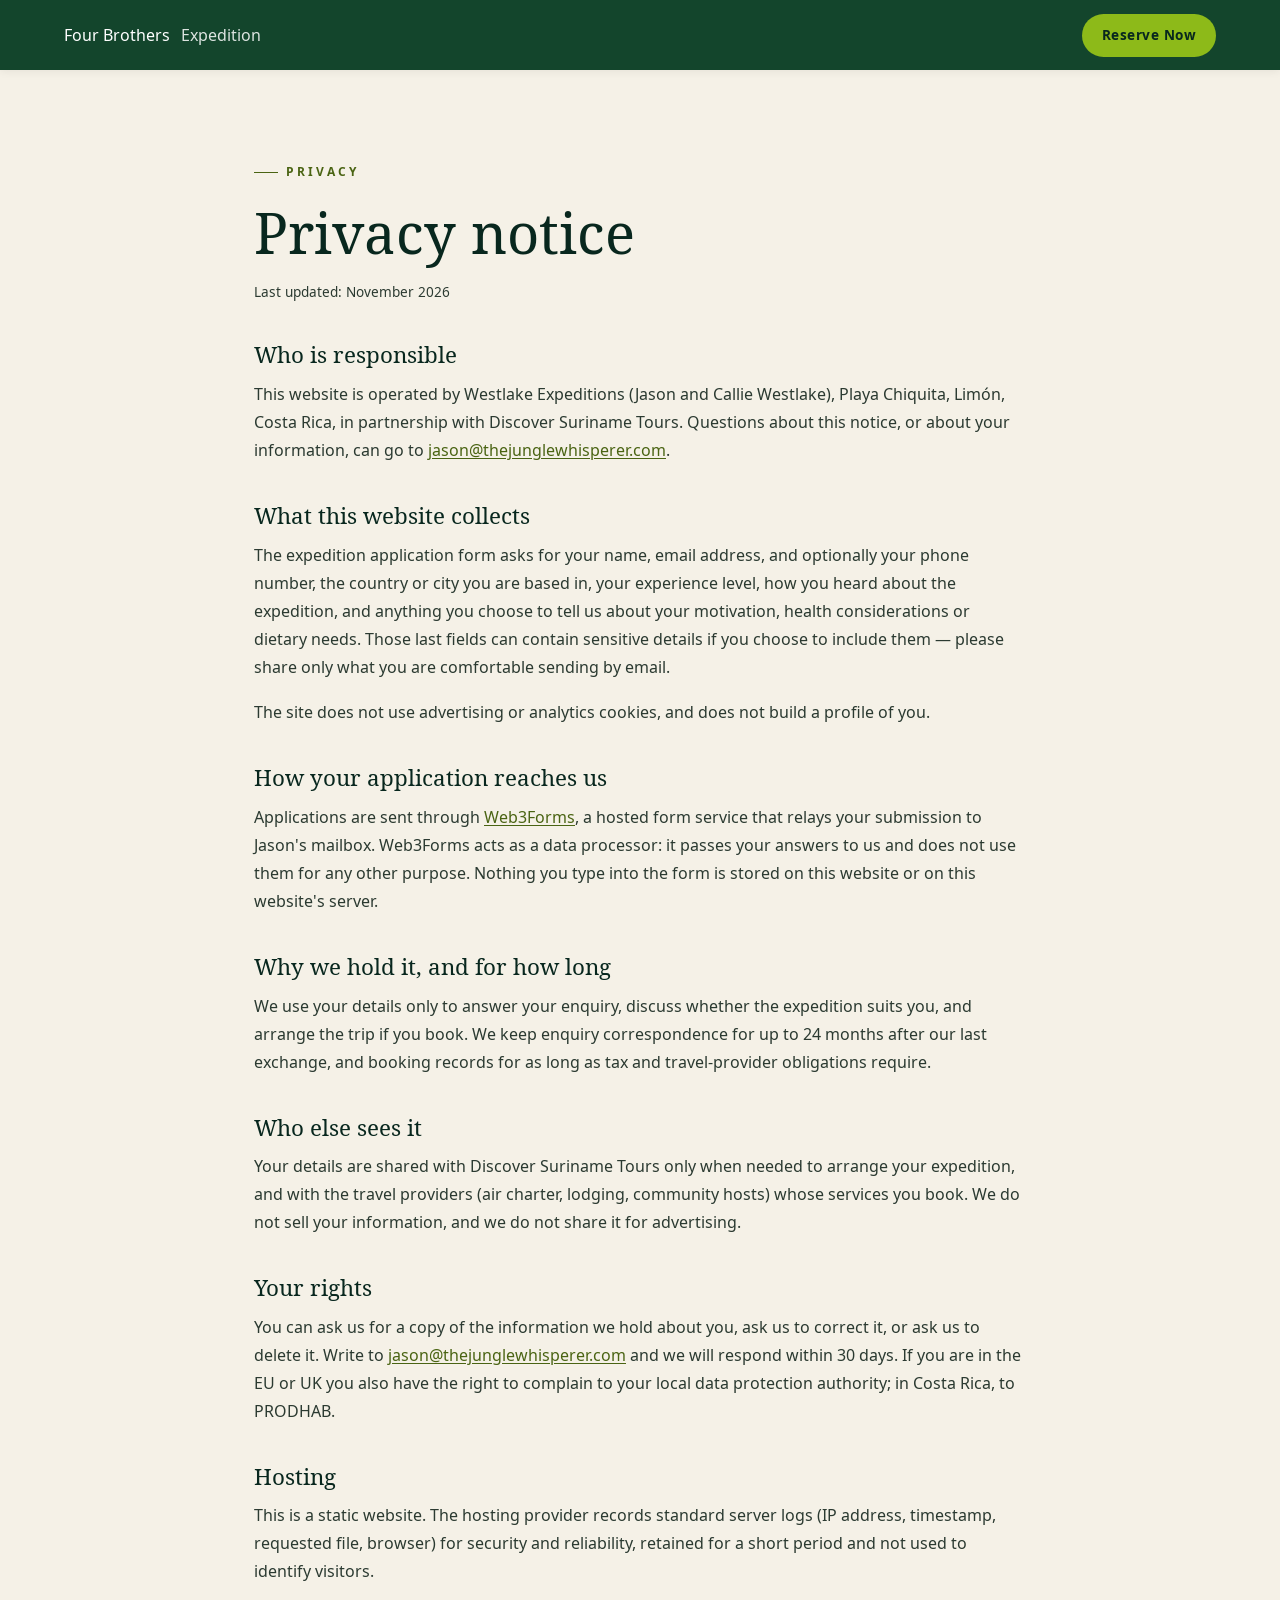
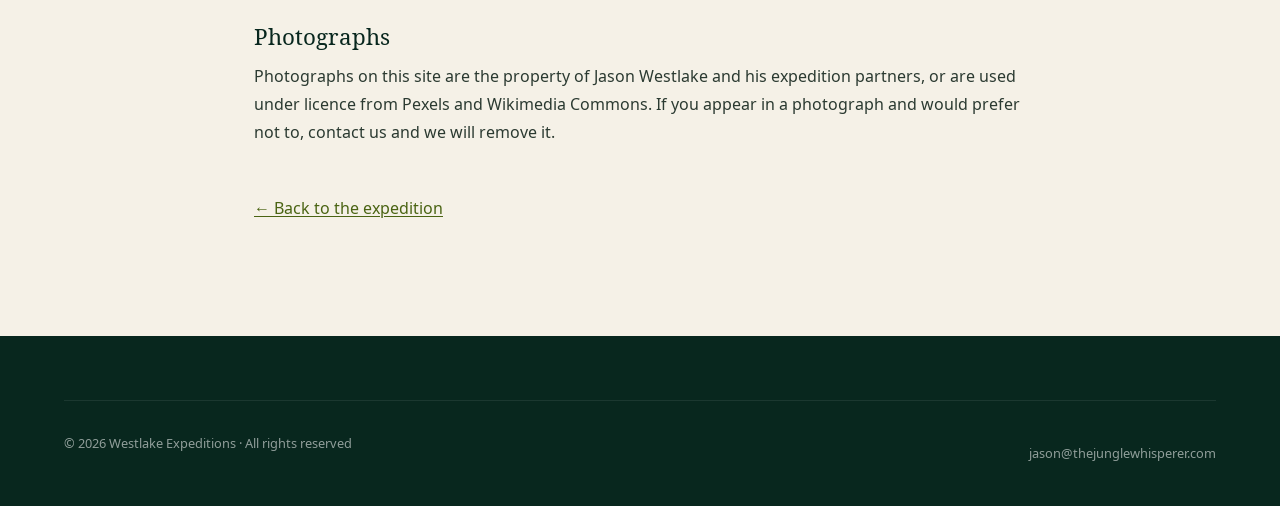
<file: privacy.html>
<!DOCTYPE html>
<html lang="en" class="no-js">
<head>
  <meta charset="UTF-8">
  <meta name="viewport" content="width=device-width, initial-scale=1.0">
  <title>Privacy notice — Four Brothers Expedition</title>
  <meta name="description" content="How enquiry details are collected and used for the Four Brothers Expedition with Jason Westlake.">
  <meta name="robots" content="index, follow">
  <meta name="theme-color" content="#0f2e1e">
  <link rel="icon" href="favicon.ico" sizes="48x48">
  <link rel="icon" type="image/png" sizes="32x32" href="icons/favicon-32.png">
  <link rel="apple-touch-icon" href="icons/apple-touch-icon.png">
  <link rel="stylesheet" href="css/style.css?v=20261121c">
</head>
<body>

  <a class="skip-link" href="#main">Skip to content</a>

  <nav class="nav nav-compact scrolled" aria-label="Main navigation">
    <div class="container">
      <a href="index.html" class="nav-logo">
        <span>Four Brothers</span>
        <span>Expedition</span>
      </a>
      <div class="nav-links">
        <a href="index.html#booking" class="nav-cta">Reserve Now</a>
      </div>
    </div>
  </nav>

  <main id="main">
    <section class="legal">
      <div class="container container-narrow">
        <span class="section-label">Privacy</span>
        <h1>Privacy notice</h1>
        <p class="legal-meta">Last updated: November 2026</p>

        <h2>Who is responsible</h2>
        <p>This website is operated by Westlake Expeditions (Jason and Callie Westlake), Playa Chiquita, Limón, Costa Rica, in partnership with Discover Suriname Tours. Questions about this notice, or about your information, can go to <a href="mailto:jason@thejunglewhisperer.com">jason@thejunglewhisperer.com</a>.</p>

        <h2>What this website collects</h2>
        <p>The expedition application form asks for your name, email address, and optionally your phone number, the country or city you are based in, your experience level, how you heard about the expedition, and anything you choose to tell us about your motivation, health considerations or dietary needs. Those last fields can contain sensitive details if you choose to include them — please share only what you are comfortable sending by email.</p>
        <p>The site does not use advertising or analytics cookies, and does not build a profile of you.</p>

        <h2>How your application reaches us</h2>
        <p>Applications are sent through <a href="https://web3forms.com" rel="noopener noreferrer" target="_blank">Web3Forms</a>, a hosted form service that relays your submission to Jason's mailbox. Web3Forms acts as a data processor: it passes your answers to us and does not use them for any other purpose. Nothing you type into the form is stored on this website or on this website's server.</p>

        <h2>Why we hold it, and for how long</h2>
        <p>We use your details only to answer your enquiry, discuss whether the expedition suits you, and arrange the trip if you book. We keep enquiry correspondence for up to 24 months after our last exchange, and booking records for as long as tax and travel-provider obligations require.</p>

        <h2>Who else sees it</h2>
        <p>Your details are shared with Discover Suriname Tours only when needed to arrange your expedition, and with the travel providers (air charter, lodging, community hosts) whose services you book. We do not sell your information, and we do not share it for advertising.</p>

        <h2>Your rights</h2>
        <p>You can ask us for a copy of the information we hold about you, ask us to correct it, or ask us to delete it. Write to <a href="mailto:jason@thejunglewhisperer.com">jason@thejunglewhisperer.com</a> and we will respond within 30 days. If you are in the EU or UK you also have the right to complain to your local data protection authority; in Costa Rica, to PRODHAB.</p>

        <h2>Hosting</h2>
        <p>This is a static website. The hosting provider records standard server logs (IP address, timestamp, requested file, browser) for security and reliability, retained for a short period and not used to identify visitors.</p>

        <h2>Photographs</h2>
        <p>Photographs on this site are the property of Jason Westlake and his expedition partners, or are used under licence from Pexels and Wikimedia Commons. If you appear in a photograph and would prefer not to, contact us and we will remove it.</p>

        <p class="legal-back"><a href="index.html">← Back to the expedition</a></p>
      </div>
    </section>
  </main>

  <footer class="footer">
    <div class="container">
      <div class="footer-bottom">
        <p>© 2026 Westlake Expeditions · All rights reserved</p>
        <p><a href="mailto:jason@thejunglewhisperer.com">jason@thejunglewhisperer.com</a></p>
      </div>
    </div>
  </footer>

</body>
</html>
</file>
<file: css/style.css>
/* ═══════════════════════════════════════════════════════════════
   Four Brothers Expedition — World-Class Tour Website
   Designed for transformation, adventure, and trust.
   ═══════════════════════════════════════════════════════════════ */

/* ─── BRAND TYPE — Noto, self-hosted, subset to 72 KB total (SIL OFL 1.1) ─── */
@font-face {
  font-family: 'Noto Serif';
  src: url('../fonts/noto-serif-regular.woff2') format('woff2');
  font-weight: 400;
  font-style: normal;
  font-display: swap;
}

@font-face {
  font-family: 'Noto Serif';
  src: url('../fonts/noto-serif-regular.woff2') format('woff2');
  font-weight: 600;
  font-style: normal;
  font-display: swap;
}

@font-face {
  font-family: 'Noto Serif';
  src: url('../fonts/noto-serif-italic.woff2') format('woff2');
  font-weight: 400;
  font-style: italic;
  font-display: swap;
}

@font-face {
  font-family: 'Noto Sans';
  src: url('../fonts/noto-sans-regular.woff2') format('woff2');
  font-weight: 400;
  font-style: normal;
  font-display: swap;
}

@font-face {
  font-family: 'Noto Sans';
  src: url('../fonts/noto-sans-bold.woff2') format('woff2');
  font-weight: 600;
  font-style: normal;
  font-display: swap;
}

@font-face {
  font-family: 'Noto Sans';
  src: url('../fonts/noto-sans-bold.woff2') format('woff2');
  font-weight: 700;
  font-style: normal;
  font-display: swap;
}

/* ─── DESIGN TOKENS ─── */
:root {
  /* The Jungle Whisperer — approved identity 21 Nov 2026 (lead with ivory and
     deep green; canopy for highlights, champagne as an optional accent,
     mist for quiet surfaces) */
  --color-forest: #073b22;        /* rainforest */
  --color-forest-light: #0e5a33;  /* derived hover state */
  --color-gold: #8dba19;          /* canopy — highlights only, never small text */
  --color-gold-light: #a6d13a;    /* canopy lifted for dark grounds */
  --color-orange: #cdbb9e;        /* champagne — optional accent, rules only */
  --color-cream: #f5f1e7;         /* ivory */
  --color-cream-dark: #dce3d4;    /* mist */
  --color-charcoal: #08271e;      /* night */
  --color-charcoal-light: #0d3a2b;
  --color-text: #2b3a31;
  --color-text-muted: #5d6b60;
  --color-white: #ffffff;
  --color-offwhite: #fbfaf5;

  --font-display: 'Noto Serif', Georgia, 'Times New Roman', serif;
  --font-body: 'Noto Sans', -apple-system, BlinkMacSystemFont, 'Segoe UI', sans-serif;

  --radius-sm: 4px;
  --radius-md: 8px;
  --radius-lg: 16px;

  --shadow-sm: 0 2px 8px rgba(0, 0, 0, 0.06);
  --shadow-md: 0 8px 24px rgba(0, 0, 0, 0.08);
  --shadow-lg: 0 20px 50px rgba(0, 0, 0, 0.12);
  --shadow-xl: 0 30px 80px rgba(0, 0, 0, 0.18);

  --transition-fast: 0.2s ease;
  --transition-base: 0.35s ease;
  --transition-slow: 0.6s cubic-bezier(0.22, 1, 0.36, 1);

  --container: 1280px;
  --container-narrow: 900px;
}

/* ─── RESET & BASE ─── */
*, *::before, *::after {
  box-sizing: border-box;
  margin: 0;
  padding: 0;
}

html {
  scroll-behavior: smooth;
  font-size: 16px;
}

body {
  font-family: var(--font-body);
  background: var(--color-offwhite);
  color: var(--color-text);
  line-height: 1.65;
  -webkit-font-smoothing: antialiased;
  -moz-osx-font-smoothing: grayscale;
  overflow-x: hidden;
}

img, picture, video, svg {
  display: block;
  max-width: 100%;
  height: auto;
}

a {
  color: inherit;
  text-decoration: none;
}

button {
  font-family: inherit;
  cursor: pointer;
  border: none;
  background: none;
}

ul, ol {
  list-style: none;
}

/* ─── TYPOGRAPHY ─── */
h1, h2, h3, h4, h5 {
  font-family: var(--font-display);
  font-weight: 600;
  line-height: 1.1;
  color: var(--color-charcoal);
}

h1 { font-size: clamp(3rem, 7vw, 5.5rem); }
h2 { font-size: clamp(2.25rem, 4vw, 3.5rem); }
h3 { font-size: clamp(1.5rem, 2.5vw, 2rem); }
h4 { font-size: 1.25rem; }

p {
  margin-bottom: 1.25rem;
}

p:last-child {
  margin-bottom: 0;
}

.section-label {
  display: inline-flex;
  align-items: center;
  gap: 0.5rem;
  font-family: var(--font-body);
  font-size: 0.75rem;
  font-weight: 700;
  letter-spacing: 3px;
  text-transform: uppercase;
  color: var(--color-gold);
  margin-bottom: 1.25rem;
}

.section-label::before {
  content: '';
  width: 24px;
  height: 1px;
  background: currentColor;
}

.section-label.light {
  color: var(--color-gold-light);
}

.section-headline {
  margin-bottom: 1.5rem;
}

.section-subtitle {
  font-size: clamp(1.05rem, 1.5vw, 1.25rem);
  color: var(--color-text-muted);
  max-width: 680px;
  line-height: 1.6;
}

/* ─── UTILITIES ─── */
.container {
  width: 100%;
  max-width: var(--container);
  margin: 0 auto;
  padding: 0 clamp(1.25rem, 5vw, 4rem);
}

.container-narrow {
  max-width: var(--container-narrow);
}

.text-center { text-align: center; }
.text-left { text-align: left; }

.mx-auto { margin-left: auto; margin-right: auto; }

.btn {
  display: inline-flex;
  align-items: center;
  justify-content: center;
  gap: 0.5rem;
  padding: 1rem 2rem;
  font-size: 0.85rem;
  font-weight: 700;
  letter-spacing: 1.5px;
  text-transform: uppercase;
  border-radius: 50px;
  transition: all var(--transition-base);
}

.btn-primary {
  background: var(--color-gold);
  color: var(--color-charcoal);
}

.btn-primary:hover {
  background: var(--color-gold-light);
  transform: translateY(-2px);
  box-shadow: var(--shadow-md);
}

.btn-secondary {
  background: transparent;
  color: var(--color-white);
  border: 1px solid rgba(255, 255, 255, 0.35);
}

.btn-secondary:hover {
  background: rgba(255, 255, 255, 0.1);
  border-color: rgba(255, 255, 255, 0.6);
}

.btn-dark {
  background: var(--color-forest);
  color: var(--color-white);
}

.btn-dark:hover {
  background: var(--color-forest-light);
  transform: translateY(-2px);
}

/* ─── NAVIGATION ─── */
.nav {
  position: fixed;
  top: 0;
  left: 0;
  right: 0;
  z-index: 1000;
  padding: 0.9rem 0;
  transition: all var(--transition-base);
}

.nav.scrolled {
  background: rgba(7, 59, 34, 0.95);
  backdrop-filter: blur(16px);
  -webkit-backdrop-filter: blur(16px);
  padding: 0.85rem 0;
  box-shadow: var(--shadow-sm);
}

.nav .container {
  display: flex;
  align-items: center;
  justify-content: space-between;
}

.nav-logo {
  display: flex;
  flex-direction: row;
  align-items: center;
  gap: 0.7rem;
  color: var(--color-white);
}

/* The light (ivory) lockup, split into its two parts so the lettering can sit
   beside the crest instead of beneath it. Proportions are taken from the artwork:
   the wordmark block is 154/205 of the crest height, so scaling both from the same
   ratio keeps the original optical relationship intact. */
.nav-logo-crest {
  /* fluid: 176px on wide screens, never so large that it reaches the nav links */
  height: clamp(88px, 11.5vw, 152px);
  width: auto;
  display: block;
  transition: height var(--transition-base);
}

.nav-logo-words {
  height: clamp(66px, 8.6vw, 114px);
  width: auto;
  display: block;
  transition: height var(--transition-base);
}

.nav.scrolled .nav-logo-crest {
  height: 84px;
}

.nav.scrolled .nav-logo-words {
  height: 63px;
}

@media (max-width: 900px) {
  .nav-logo-crest {
    height: 96px;
  }

  .nav-logo-words {
    height: 72px;
  }

  .nav.scrolled .nav-logo-crest {
    height: 56px;
  }

  .nav.scrolled .nav-logo-words {
    height: 42px;
  }
}

.nav-links {
  display: flex;
  align-items: center;
  gap: 2rem;
}

.nav-links a {
  color: rgba(255, 255, 255, 0.85);
  font-size: 0.85rem;
  font-weight: 600;
  letter-spacing: 0.5px;
  transition: color var(--transition-fast);
  position: relative;
}

.nav-links a::after {
  content: '';
  position: absolute;
  bottom: -4px;
  left: 0;
  width: 0;
  height: 1px;
  background: var(--color-gold);
  transition: width var(--transition-base);
}

.nav-links a:hover {
  color: var(--color-white);
}

.nav-links a:hover::after {
  width: 100%;
}

.nav-cta {
  background: var(--color-gold);
  color: var(--color-charcoal) !important;
  padding: 0.65rem 1.25rem;
  border-radius: 50px;
}

.nav-cta::after {
  display: none;
}

.nav-cta:hover {
  background: var(--color-gold-light);
}

.nav-toggle {
  display: none;
  flex-direction: column;
  gap: 5px;
  padding: 0.5rem;
}

.nav-toggle span {
  display: block;
  width: 24px;
  height: 2px;
  background: var(--color-white);
  transition: all var(--transition-fast);
}

@media (max-width: 900px) {
  .nav-toggle {
    display: flex;
  }

  .nav-links {
    position: fixed;
    top: 0;
    right: -100%;
    width: min(320px, 80vw);
    height: 100vh;
    background: var(--color-forest);
    flex-direction: column;
    align-items: flex-start;
    padding: 6rem 2rem 2rem;
    gap: 1.5rem;
    transition: right var(--transition-base);
  }

  .nav-links.open {
    right: 0;
  }

  .nav-links a {
    font-size: 1rem;
  }
}

/* ─── HERO ─── */
.hero {
  position: relative;
  min-height: 100vh;
  display: flex;
  align-items: flex-end;
  padding: 14.5rem 0 3.5rem;
  overflow: hidden;
}

.hero-bg {
  position: absolute;
  inset: 0;
  z-index: -2;
}

.hero-bg img {
  width: 100%;
  height: 100%;
  object-fit: cover;
  object-position: center 40%;
  animation: heroZoom 20s ease-out forwards;
}

@keyframes heroZoom {
  from { transform: scale(1.1); }
  to { transform: scale(1); }
}

.hero-overlay {
  position: absolute;
  inset: 0;
  background: linear-gradient(
    180deg,
    rgba(7, 59, 34, 0.45) 0%,
    rgba(7, 59, 34, 0.25) 40%,
    rgba(7, 59, 34, 0.75) 100%
  );
  z-index: -1;
}

.hero-content {
  position: relative;
  z-index: 1;
  color: var(--color-white);
  max-width: 820px;
}

.hero h1 {
  color: var(--color-white);
  font-size: clamp(2.75rem, 7vw, 5.5rem);
  line-height: 1.02;
  margin-bottom: 1.5rem;
}

.hero h1 em {
  font-style: italic;
  color: var(--color-gold-light);
}

.hero p {
  font-size: clamp(1.1rem, 1.8vw, 1.35rem);
  color: rgba(255, 255, 255, 0.88);
  max-width: 600px;
  margin-bottom: 2.5rem;
  line-height: 1.6;
}

.hero-buttons {
  display: flex;
  gap: 1rem;
  flex-wrap: wrap;
  margin-bottom: 3.5rem;
}

.hero-stats {
  display: flex;
  gap: clamp(2rem, 5vw, 4rem);
  flex-wrap: wrap;
}

.hero-stat {
  display: flex;
  flex-direction: column;
}

.hero-stat strong {
  font-family: var(--font-display);
  font-size: clamp(2rem, 4vw, 3rem);
  font-weight: 500;
  color: var(--color-gold-light);
  line-height: 1;
}

.hero-stat span {
  font-size: 0.75rem;
  font-weight: 600;
  letter-spacing: 2px;
  text-transform: uppercase;
  color: rgba(255, 255, 255, 0.65);
  margin-top: 0.4rem;
}

.hero-scroll {
  position: absolute;
  bottom: 2rem;
  left: 50%;
  transform: translateX(-50%);
  color: rgba(255, 255, 255, 0.6);
  font-size: 0.7rem;
  font-weight: 600;
  letter-spacing: 2px;
  text-transform: uppercase;
  display: flex;
  flex-direction: column;
  align-items: center;
  gap: 0.5rem;
  animation: bounce 2s infinite;
}

.hero-scroll::before {
  content: '';
  width: 1px;
  height: 40px;
  background: rgba(255, 255, 255, 0.3);
}

@keyframes bounce {
  0%, 20%, 50%, 80%, 100% { transform: translateX(-50%) translateY(0); }
  40% { transform: translateX(-50%) translateY(8px); }
  60% { transform: translateX(-50%) translateY(4px); }
}

/* ─── TRUST BAR ─── */
.trust-bar {
  background: var(--color-charcoal);
  padding: 1.75rem 0;
  border-bottom: 1px solid rgba(255, 255, 255, 0.06);
}

.trust-bar .container {
  display: flex;
  justify-content: space-between;
  align-items: center;
  gap: 1.5rem;
  flex-wrap: wrap;
}

.trust-item {
  display: flex;
  align-items: center;
  gap: 0.75rem;
  color: rgba(255, 255, 255, 0.7);
  font-size: 0.8rem;
}

.trust-item strong {
  color: var(--color-white);
  font-weight: 700;
}

.trust-rating {
  color: var(--color-gold);
  font-size: 1.1rem;
  letter-spacing: 2px;
}

/* ─── SECTIONS ─── */
section {
  padding: clamp(4rem, 8vw, 7rem) 0;
}

.section-header {
  max-width: 760px;
  margin-bottom: 3.5rem;
}

.section-header.center {
  margin-left: auto;
  margin-right: auto;
  text-align: center;
}

/* ─── INTRO ─── */
.intro {
  background: var(--color-cream);
}

.intro-grid {
  display: grid;
  grid-template-columns: repeat(4, 1fr);
  gap: 1.5rem;
  margin-top: 3.5rem;
}

.intro-card {
  background: var(--color-white);
  padding: 2rem 1.75rem;
  border-radius: var(--radius-md);
  box-shadow: var(--shadow-sm);
  transition: all var(--transition-base);
  border: 1px solid rgba(0, 0, 0, 0.04);
}

.intro-card:hover {
  transform: translateY(-6px);
  box-shadow: var(--shadow-lg);
  border-color: rgba(141, 186, 25, 0.25);
}

.intro-card-icon {
  width: 52px;
  height: 52px;
  display: flex;
  align-items: center;
  justify-content: center;
  background: rgba(141, 186, 25, 0.12);
  border-radius: 50%;
  font-size: 1.5rem;
  margin-bottom: 1.25rem;
}

.intro-card h3 {
  font-size: 1.15rem;
  margin-bottom: 0.6rem;
}

.intro-card p {
  font-size: 0.95rem;
  color: var(--color-text-muted);
  line-height: 1.55;
  margin-bottom: 0;
}

@media (max-width: 1024px) {
  .intro-grid {
    grid-template-columns: repeat(2, 1fr);
  }
}

@media (max-width: 640px) {
  .intro-grid {
    grid-template-columns: 1fr;
  }
}

/* ─── EXPERIENCE ─── */
.experience {
  background: var(--color-forest);
  color: var(--color-white);
}

.experience h2,
.experience h3 {
  color: var(--color-white);
}

.experience-grid {
  display: grid;
  grid-template-columns: repeat(3, 1fr);
  gap: 2rem;
  margin-top: 3rem;
}

.experience-card {
  padding: 2.5rem 2rem;
  background: rgba(255, 255, 255, 0.04);
  border: 1px solid rgba(255, 255, 255, 0.08);
  border-radius: var(--radius-md);
  transition: all var(--transition-base);
}

.experience-card:hover {
  background: rgba(255, 255, 255, 0.08);
  border-color: rgba(141, 186, 25, 0.3);
}

.experience-card h3 {
  font-family: var(--font-body);
  font-size: 0.85rem;
  font-weight: 700;
  letter-spacing: 2px;
  text-transform: uppercase;
  color: var(--color-gold-light);
  margin-bottom: 1rem;
}

.experience-card p {
  color: rgba(255, 255, 255, 0.7);
  font-size: 1rem;
  line-height: 1.7;
  margin-bottom: 0;
}

@media (max-width: 900px) {
  .experience-grid {
    grid-template-columns: 1fr;
  }
}

/* ─── ITINERARY ─── */
.itinerary {
  background: var(--color-offwhite);
}

.timeline {
  position: relative;
  max-width: 1000px;
  margin: 0 auto;
}

.timeline::before {
  content: '';
  position: absolute;
  left: 50%;
  top: 0;
  bottom: 0;
  width: 1px;
  background: linear-gradient(
    180deg,
    transparent,
    var(--color-cream-dark) 10%,
    var(--color-cream-dark) 90%,
    transparent
  );
  transform: translateX(-50%);
}

.day {
  position: relative;
  display: grid;
  grid-template-columns: 1fr 1fr;
  gap: 4rem;
  margin-bottom: 5rem;
  align-items: center;
}

.day:last-child {
  margin-bottom: 0;
}

.day:nth-child(even) .day-content {
  grid-column: 2;
  grid-row: 1;
}

.day:nth-child(even) .day-media {
  grid-column: 1;
  grid-row: 1;
}

.day-marker {
  position: absolute;
  left: 50%;
  top: 0;
  transform: translateX(-50%);
  width: 56px;
  height: 56px;
  border-radius: 50%;
  background: var(--color-white);
  border: 2px solid var(--color-gold);
  display: flex;
  flex-direction: column;
  align-items: center;
  justify-content: center;
  box-shadow: var(--shadow-md);
  z-index: 2;
}

.day-marker span {
  font-size: 0.6rem;
  font-weight: 700;
  letter-spacing: 1px;
  text-transform: uppercase;
  color: var(--color-text-muted);
  line-height: 1;
}

.day-marker strong {
  font-family: var(--font-display);
  font-size: 1.35rem;
  color: var(--color-gold);
  line-height: 1;
}

.day-content {
  padding: 0 2rem;
}

.day-content h3 {
  margin-bottom: 0.75rem;
}

.day-content p {
  color: var(--color-text-muted);
  margin-bottom: 1rem;
}

.day-feel {
  font-style: italic;
  color: var(--color-forest-light);
  border-left: 3px solid var(--color-gold);
  padding-left: 1rem;
}

.day-theme {
  display: inline-block;
  font-size: 0.7rem;
  font-weight: 700;
  letter-spacing: 1.5px;
  text-transform: uppercase;
  color: var(--color-gold);
  margin-bottom: 0.75rem;
  padding: 0.3rem 0.75rem;
  background: rgba(141, 186, 25, 0.1);
  border-radius: 50px;
}

.day-media {
  position: relative;
  border-radius: var(--radius-lg);
  overflow: hidden;
  box-shadow: var(--shadow-lg);
  aspect-ratio: 4 / 3;
}

.day-media img {
  width: 100%;
  height: 100%;
  object-fit: cover;
  transition: transform var(--transition-slow);
}

.day:hover .day-media img {
  transform: scale(1.05);
}

@media (max-width: 900px) {
  .timeline::before {
    left: 28px;
  }

  .day {
    grid-template-columns: 1fr;
    gap: 1.5rem;
    padding-left: 70px;
  }

  .day:nth-child(even) .day-content,
  .day:nth-child(even) .day-media {
    grid-column: auto;
    grid-row: auto;
  }

  .day-marker {
    left: 28px;
    width: 48px;
    height: 48px;
  }

  .day-content {
    padding: 0;
  }
}

/* ─── WILDLIFE FEATURE ─── */
.wildlife {
  padding: 0;
  background: var(--color-charcoal);
  color: var(--color-white);
}

.wildlife-grid {
  display: grid;
  grid-template-columns: 1fr 1fr;
  min-height: 600px;
}

.wildlife-media {
  position: relative;
  min-height: 400px;
}

.wildlife-media img {
  position: absolute;
  inset: 0;
  width: 100%;
  height: 100%;
  object-fit: cover;
}

.wildlife-content {
  display: flex;
  flex-direction: column;
  justify-content: center;
  padding: clamp(3rem, 6vw, 5rem);
}

.wildlife h2 {
  color: var(--color-white);
  margin-bottom: 1.5rem;
}

.wildlife p {
  color: rgba(255, 255, 255, 0.75);
  font-size: 1.05rem;
  line-height: 1.75;
  margin-bottom: 1.5rem;
}

.wildlife-facts {
  display: flex;
  flex-direction: column;
  gap: 1rem;
  margin-top: 1rem;
}

.wildlife-fact {
  display: flex;
  gap: 1rem;
  align-items: flex-start;
}

.wildlife-fact-icon {
  font-size: 1.5rem;
  flex-shrink: 0;
  width: 40px;
  height: 40px;
  display: flex;
  align-items: center;
  justify-content: center;
  background: rgba(141, 186, 25, 0.15);
  border-radius: 50%;
}

.wildlife-fact strong {
  color: var(--color-gold-light);
  display: block;
  margin-bottom: 0.2rem;
}

.wildlife-fact span {
  color: rgba(255, 255, 255, 0.6);
  font-size: 0.95rem;
  line-height: 1.5;
}

@media (max-width: 900px) {
  .wildlife-grid {
    grid-template-columns: 1fr;
  }
}

/* ─── TRANSFORMATION ─── */
.transformation {
  background: var(--color-cream);
}

.transformation-grid {
  display: grid;
  grid-template-columns: repeat(3, 1fr);
  gap: 1.5rem;
  margin-top: 3.5rem;
}

.transformation-card {
  background: var(--color-white);
  padding: 2.5rem 2rem;
  border-radius: var(--radius-md);
  box-shadow: var(--shadow-sm);
  border: 1px solid rgba(0, 0, 0, 0.04);
  transition: all var(--transition-base);
}

.transformation-card:hover {
  transform: translateY(-6px);
  box-shadow: var(--shadow-lg);
}

.transformation-card .number {
  font-family: var(--font-display);
  font-size: 3rem;
  color: var(--color-gold);
  opacity: 0.35;
  line-height: 1;
  margin-bottom: 1rem;
}

.transformation-card h3 {
  font-size: 1.25rem;
  margin-bottom: 0.75rem;
}

.transformation-card p {
  color: var(--color-text-muted);
  font-size: 0.98rem;
  line-height: 1.65;
  margin-bottom: 0;
}

@media (max-width: 900px) {
  .transformation-grid {
    grid-template-columns: 1fr;
  }
}

/* ─── QUOTE ─── */
.quote {
  position: relative;
  padding: clamp(5rem, 10vw, 8rem) 0;
  color: var(--color-white);
  text-align: center;
}

.quote-bg {
  position: absolute;
  inset: 0;
  z-index: -2;
}

.quote-bg img {
  width: 100%;
  height: 100%;
  object-fit: cover;
}

.quote-overlay {
  position: absolute;
  inset: 0;
  background: rgba(7, 59, 34, 0.72);
  z-index: -1;
}

.quote blockquote {
  font-family: var(--font-display);
  font-size: clamp(1.5rem, 3vw, 2.25rem);
  font-style: italic;
  line-height: 1.4;
  max-width: 800px;
  margin: 0 auto 1.5rem;
}

.quote cite {
  font-style: normal;
  font-size: 0.85rem;
  font-weight: 600;
  letter-spacing: 1.5px;
  text-transform: uppercase;
  color: var(--color-gold-light);
}

/* ─── GUIDE ─── */
.guide {
  background: var(--color-offwhite);
}

.guide-grid {
  display: grid;
  grid-template-columns: 1fr 1.2fr;
  gap: 4rem;
  align-items: center;
}

.guide-media {
  position: relative;
  border-radius: var(--radius-lg);
  overflow: hidden;
  box-shadow: var(--shadow-xl);
  aspect-ratio: 3 / 4;
}

.guide-media img {
  width: 100%;
  height: 100%;
  object-fit: cover;
}

.guide-content h2 {
  margin-bottom: 0.5rem;
}

.guide-role {
  display: block;
  color: var(--color-forest-light);
  font-weight: 600;
  font-size: 0.95rem;
  margin-bottom: 1.5rem;
  max-width: 46ch;
  /* three job titles read better balanced than with one orphaned word */
  text-wrap: balance;
}

.guide-content p {
  color: var(--color-text-muted);
  font-size: 1.02rem;
  line-height: 1.75;
}

.guide-highlights {
  display: grid;
  grid-template-columns: repeat(4, 1fr);
  gap: 1rem;
  margin-top: 2.5rem;
}

.guide-highlight {
  text-align: center;
  padding: 1.25rem 0.5rem;
  background: var(--color-white);
  border-radius: var(--radius-md);
  box-shadow: var(--shadow-sm);
}

.guide-highlight strong {
  display: block;
  font-family: var(--font-display);
  font-size: 1.75rem;
  color: var(--color-gold);
  line-height: 1;
}

.guide-highlight span {
  font-size: 0.7rem;
  font-weight: 700;
  letter-spacing: 1px;
  text-transform: uppercase;
  color: var(--color-text-muted);
  margin-top: 0.4rem;
  display: block;
}

@media (max-width: 900px) {
  .guide-grid {
    grid-template-columns: 1fr;
  }

  .guide-media {
    aspect-ratio: 16 / 9;
  }

  .guide-highlights {
    grid-template-columns: repeat(2, 1fr);
  }
}

/* ─── TESTIMONIALS ─── */
.testimonials {
  background: var(--color-white);
}

.testimonials-grid {
  display: grid;
  grid-template-columns: repeat(3, 1fr);
  gap: 1.5rem;
  margin-top: 3.5rem;
}

.testimonial {
  background: var(--color-offwhite);
  padding: 2rem;
  border-radius: var(--radius-md);
  border: 1px solid rgba(0, 0, 0, 0.04);
  transition: all var(--transition-base);
}

.testimonial:hover {
  box-shadow: var(--shadow-md);
  transform: translateY(-4px);
}

.testimonial-stars {
  color: var(--color-gold);
  font-size: 1rem;
  letter-spacing: 2px;
  margin-bottom: 1rem;
}

.testimonial p {
  font-style: italic;
  color: var(--color-text);
  line-height: 1.65;
  margin-bottom: 1.25rem;
}

.testimonial-author {
  font-weight: 700;
  color: var(--color-charcoal);
  font-size: 0.95rem;
}

.testimonial-author span {
  display: block;
  font-weight: 400;
  color: var(--color-text-muted);
  font-size: 0.8rem;
  margin-top: 0.2rem;
}

@media (max-width: 1024px) {
  .testimonials-grid {
    grid-template-columns: repeat(2, 1fr);
  }
}

@media (max-width: 640px) {
  .testimonials-grid {
    grid-template-columns: 1fr;
  }
}

/* ─── GALLERY ─── */
.gallery {
  background: var(--color-charcoal);
  padding-bottom: 0;
}

.gallery h2 {
  color: var(--color-white);
}

.gallery-grid {
  display: grid;
  grid-template-columns: repeat(4, 1fr);
  gap: 4px;
  margin-top: 3.5rem;
}

.gallery-item {
  position: relative;
  aspect-ratio: 1 / 1;
  overflow: hidden;
}

.gallery-item:nth-child(1),
.gallery-item:nth-child(8),
.gallery-item:nth-child(15) {
  grid-column: span 2;
  grid-row: span 2;
}

.gallery-item img {
  width: 100%;
  height: 100%;
  object-fit: cover;
  transition: transform var(--transition-slow);
}

.gallery-item:hover img {
  transform: scale(1.08);
}

.gallery-item-overlay {
  position: absolute;
  inset: 0;
  background: rgba(7, 59, 34, 0.4);
  opacity: 0;
  transition: opacity var(--transition-base);
}

.gallery-item:hover .gallery-item-overlay {
  opacity: 1;
}

@media (max-width: 1024px) {
  .gallery-grid {
    grid-template-columns: repeat(3, 1fr);
  }
}

@media (max-width: 640px) {
  .gallery-grid {
    grid-template-columns: repeat(2, 1fr);
  }

  .gallery-item:nth-child(1),
  .gallery-item:nth-child(8),
  .gallery-item:nth-child(15) {
    grid-column: span 2;
    grid-row: span 2;
  }
}

/* ─── PRACTICAL ─── */
.practical {
  background: var(--color-cream);
}

.practical-grid {
  display: grid;
  grid-template-columns: 1.2fr 1fr;
  gap: 4rem;
  align-items: start;
}

.practical-info h3 {
  margin-bottom: 1rem;
  font-size: 1.35rem;
}

.practical-info p {
  color: var(--color-text-muted);
  margin-bottom: 1.25rem;
}

.practical-list {
  display: flex;
  flex-direction: column;
  gap: 0.75rem;
  margin-top: 1.5rem;
}

.practical-list li {
  display: flex;
  align-items: flex-start;
  gap: 0.75rem;
  color: var(--color-text);
}

.practical-list li::before {
  content: '✓';
  color: var(--color-gold);
  font-weight: 700;
  flex-shrink: 0;
}

.practical-card {
  background: var(--color-white);
  padding: 2rem;
  border-radius: var(--radius-md);
  box-shadow: var(--shadow-md);
  position: sticky;
  top: 100px;
}

.practical-card h3 {
  font-size: 1.25rem;
  margin-bottom: 1.25rem;
  padding-bottom: 1rem;
  border-bottom: 1px solid var(--color-cream-dark);
}

.practical-detail {
  display: flex;
  justify-content: space-between;
  padding: 0.85rem 0;
  border-bottom: 1px solid var(--color-cream-dark);
  font-size: 0.95rem;
}

.practical-detail:last-child {
  border-bottom: none;
}

.practical-detail span:first-child {
  color: var(--color-text-muted);
}

.practical-detail span:last-child {
  font-weight: 700;
  color: var(--color-charcoal);
  text-align: right;
}

/* ─── FAQ ─── */
.faq {
  background: var(--color-white);
}

.faq-grid {
  display: grid;
  grid-template-columns: repeat(2, 1fr);
  gap: 1.25rem;
  margin-top: 3rem;
}

.faq-item {
  border: 1px solid var(--color-cream-dark);
  border-radius: var(--radius-md);
  overflow: hidden;
}

.faq-question {
  width: 100%;
  display: flex;
  justify-content: space-between;
  align-items: center;
  padding: 1.25rem;
  font-size: 1rem;
  font-weight: 600;
  color: var(--color-charcoal);
  text-align: left;
  background: var(--color-offwhite);
  transition: background var(--transition-fast);
}

.faq-question:hover {
  background: var(--color-cream);
}

.faq-question::after {
  content: '+';
  font-size: 1.25rem;
  color: var(--color-gold);
  flex-shrink: 0;
  margin-left: 1rem;
}

.faq-item.active .faq-question::after {
  content: '−';
}

.faq-answer {
  max-height: 0;
  overflow: hidden;
  transition: max-height var(--transition-base), padding var(--transition-base);
}

.faq-item.active .faq-answer {
  max-height: 300px;
}

.faq-answer p {
  padding: 0 1.25rem 1.25rem;
  color: var(--color-text-muted);
  font-size: 0.95rem;
  line-height: 1.65;
  margin: 0;
}

@media (max-width: 900px) {
  .faq-grid {
    grid-template-columns: 1fr;
  }
}

@media (max-width: 900px) {
  .practical-grid {
    grid-template-columns: 1fr;
  }

  .practical-card {
    position: static;
  }
}

/* ─── PARTNERS ─── */
.partners {
  background: var(--color-white);
  padding: 3rem 0;
}

/* ─── PARTNER ROWS: explicit columns so six tiles balance 3 × 2 ─── */
.partners-grid {
  display: grid;
  justify-content: center;
  align-items: stretch;
  gap: 1.5rem;
  grid-template-columns: repeat(4, minmax(0, 1fr));
}

.partners-grid--six {
  /* REG spans two columns as the major partner, so 8 slots balance as 4 × 2 */
  grid-template-columns: repeat(4, minmax(0, 1fr));
}

@media (max-width: 720px) {
  .partners-grid,
  .partners-grid--six {
    grid-template-columns: repeat(2, minmax(0, 1fr));
    gap: 1rem;
  }
}

.partner {
  display: flex;
  flex-direction: column;
  align-items: center;
  gap: 0.5rem;
  padding: 1.25rem 1.75rem;
  border: 1px solid var(--color-cream-dark);
  border-radius: var(--radius-md);
  color: var(--color-text-muted);
  font-size: 0.85rem;
  font-weight: 600;
  transition: all var(--transition-base);
}

.partner:hover {
  border-color: var(--color-gold);
  color: var(--color-charcoal);
  transform: translateY(-3px);
}

.partner-icon {
  font-size: 1.75rem;
}

/* ─── BOOKING ─── */
.booking {
  position: relative;
  background: var(--color-forest);
  color: var(--color-white);
  padding: clamp(4rem, 8vw, 6rem) 0;
}

.booking-bg {
  position: absolute;
  inset: 0;
  z-index: 0;
}

.booking-bg img {
  width: 100%;
  height: 100%;
  object-fit: cover;
  opacity: 0.25;
}

.booking-overlay {
  position: absolute;
  inset: 0;
  background: linear-gradient(135deg, rgba(7, 59, 34, 0.92), rgba(7, 59, 34, 0.85));
  z-index: 1;
}

.booking .container {
  position: relative;
  z-index: 2;
}

.booking h2 {
  color: var(--color-white);
}

.booking p {
  color: rgba(255, 255, 255, 0.8);
}

.booking-grid {
  display: grid;
  grid-template-columns: 1fr 1.2fr;
  gap: 4rem;
  align-items: start;
}

.booking-info {
  max-width: 480px;
}

.booking-form {
  background: rgba(255, 255, 255, 0.06);
  backdrop-filter: blur(12px);
  -webkit-backdrop-filter: blur(12px);
  border: 1px solid rgba(255, 255, 255, 0.12);
  border-radius: var(--radius-lg);
  padding: 2.5rem;
}

.form-row {
  display: grid;
  grid-template-columns: 1fr 1fr;
  gap: 1rem;
  margin-bottom: 1rem;
}

.form-group {
  display: flex;
  flex-direction: column;
}

.form-group.full {
  grid-column: 1 / -1;
}

.form-group label {
  font-size: 0.7rem;
  font-weight: 700;
  letter-spacing: 1.5px;
  text-transform: uppercase;
  color: rgba(255, 255, 255, 0.65);
  margin-bottom: 0.4rem;
}

.form-group input,
.form-group select,
.form-group textarea {
  width: 100%;
  padding: 0.9rem 1rem;
  background: rgba(0, 0, 0, 0.25);
  border: 1px solid rgba(255, 255, 255, 0.15);
  border-radius: var(--radius-sm);
  color: var(--color-white);
  font-size: 0.95rem;
  font-family: inherit;
  transition: all var(--transition-fast);
  outline: none;
}

.form-group input::placeholder,
.form-group textarea::placeholder {
  color: rgba(255, 255, 255, 0.35);
}

.form-group input:focus,
.form-group select:focus,
.form-group textarea:focus {
  border-color: var(--color-gold);
  background: rgba(0, 0, 0, 0.35);
}

.form-group select {
  appearance: none;
  -webkit-appearance: none;
  background-image: url("data:image/svg+xml,%3Csvg xmlns='http://www.w3.org/2000/svg' width='12' height='12' viewBox='0 0 12 12'%3E%3Cpath fill='%23c9a227' d='M6 8L1 3h10z'/%3E%3C/svg%3E");
  background-repeat: no-repeat;
  background-position: right 1rem center;
  padding-right: 2.5rem;
}

.form-group select option {
  background: var(--color-forest);
  color: var(--color-white);
}

.booking-form button {
  width: 100%;
  margin-top: 0.5rem;
}

.form-note {
  text-align: center;
  font-size: 0.8rem;
  color: rgba(255, 255, 255, 0.5);
  margin-top: 1rem;
}

.form-success {
  display: none;
  text-align: center;
  padding: 3rem 1rem;
}

.form-success h3 {
  color: var(--color-gold-light);
  font-size: 1.75rem;
  margin-bottom: 0.75rem;
}

.form-success p {
  color: rgba(255, 255, 255, 0.75);
}

@media (max-width: 900px) {
  .booking-grid {
    grid-template-columns: 1fr;
  }

  .form-row {
    grid-template-columns: 1fr;
  }
}

/* ─── FOOTER ─── */
.footer {
  background: var(--color-charcoal);
  color: rgba(255, 255, 255, 0.55);
  padding: 4rem 0 2rem;
}

.footer-grid {
  display: grid;
  grid-template-columns: 2fr 1fr 1fr 1fr;
  gap: 3rem;
  margin-bottom: 3rem;
}

.footer-brand {
  color: var(--color-white);
  font-family: var(--font-display);
  font-size: 1.5rem;
  font-weight: 700;
  margin-bottom: 1rem;
  display: block;
}

.footer-about {
  max-width: 320px;
  font-size: 0.9rem;
  line-height: 1.7;
}

.footer h4 {
  color: var(--color-white);
  font-family: var(--font-body);
  font-size: 0.8rem;
  font-weight: 700;
  letter-spacing: 1.5px;
  text-transform: uppercase;
  margin-bottom: 1.25rem;
}

.footer-links li {
  margin-bottom: 0.6rem;
}

.footer-links a {
  color: rgba(255, 255, 255, 0.55);
  font-size: 0.9rem;
  transition: color var(--transition-fast);
}

.footer-links a:hover {
  color: var(--color-gold);
}

.footer-bottom {
  border-top: 1px solid rgba(255, 255, 255, 0.08);
  padding-top: 2rem;
  display: flex;
  justify-content: space-between;
  align-items: center;
  flex-wrap: wrap;
  gap: 1rem;
  font-size: 0.8rem;
}

@media (max-width: 900px) {
  .footer-grid {
    grid-template-columns: 1fr 1fr;
  }
}

@media (max-width: 640px) {
  .footer-grid {
    grid-template-columns: 1fr;
  }
}

/* ─── SCROLL ANIMATIONS ─── */
.js .reveal {
  opacity: 0;
  transform: translateY(30px);
  transition: opacity 0.8s cubic-bezier(0.22, 1, 0.36, 1),
              transform 0.8s cubic-bezier(0.22, 1, 0.36, 1);
}

.no-js .reveal,
.js .reveal.visible {
  opacity: 1;
  transform: translateY(0);
}

.reveal-delay-1 { transition-delay: 0.1s; }
.reveal-delay-2 { transition-delay: 0.2s; }
.reveal-delay-3 { transition-delay: 0.3s; }
.reveal-delay-4 { transition-delay: 0.4s; }

/* ─── MOBILE ADJUSTMENTS ─── */
@media (max-width: 640px) {
  .hero {
    /* clears the 125px lockup masthead on phones — the banner used to do this job */
    padding-top: 10rem;
  }

  .hero-buttons {
    flex-direction: column;
  }

  .btn {
    width: 100%;
  }

  .trust-bar .container {
    justify-content: center;
  }
}

/* ─── ACCESSIBILITY ─── */
:focus-visible {
  outline: 2px solid var(--color-gold);
  outline-offset: 3px;
}

.sr-only {
  position: absolute;
  width: 1px;
  height: 1px;
  padding: 0;
  margin: -1px;
  overflow: hidden;
  clip: rect(0, 0, 0, 0);
  white-space: nowrap;
  border: 0;
}

/* ═══════════════════════════════════════════════════════════════
   PRODUCTION PASS — responsive images, accessibility, form states
   ═══════════════════════════════════════════════════════════════ */

:root {
  /* readable canopy for small text on light backgrounds (AA at 0.75rem bold);
     the brand's #8DBA19 is a highlight colour and measures 2.0:1 on ivory */
  --color-gold-text: #4a6413;
}

/* ─── SKIP LINK ─── */
.skip-link {
  position: absolute;
  top: -100px;
  left: 1rem;
  z-index: 2000;
  padding: 0.75rem 1.25rem;
  background: var(--color-gold);
  color: var(--color-charcoal);
  font-weight: 700;
  border-radius: 0 0 var(--radius-sm) var(--radius-sm);
  transition: top var(--transition-fast);
}

.skip-link:focus {
  top: 0;
}

/* ─── CONTRAST FIXES ─── */
.section-label {
  color: var(--color-gold-text);
}

.day-theme {
  color: var(--color-gold-text);
}

.form-note {
  color: rgba(255, 255, 255, 0.72);
}

.form-note a {
  color: var(--color-gold-light);
  text-decoration: underline;
  text-underline-offset: 2px;
}

.hero-stat span,
.trust-item {
  color: rgba(255, 255, 255, 0.78);
}

/* ─── PICTURE WRAPPERS (keep the original media boxes filling their container) ─── */
.hero-bg picture,
.quote-bg picture,
.booking-bg picture,
.day-media picture,
.guide-media picture,
.wildlife-media picture {
  display: block;
  width: 100%;
  height: 100%;
}

/* ─── ANCHOR OFFSET FOR THE FIXED NAV ─── */
section[id],
header[id] {
  scroll-margin-top: 90px;
}

/* ─── PULL QUOTE (was inline style) ─── */
.pull-quote {
  margin-top: 1.5rem;
  font-style: italic;
  border-left: 2px solid var(--color-gold);
  padding-left: 1.25rem;
  text-align: left;
}

.pull-quote-attrib {
  margin-top: 0.75rem;
  font-size: 0.95rem;
  color: var(--color-text-muted);
}

/* ─── PRACTICAL (was inline style) ─── */
.practical-subhead {
  margin-top: 2.5rem;
}

.practical-map {
  margin-top: 1rem;
  border-radius: var(--radius-md);
  box-shadow: var(--shadow-sm);
}

.practical-cta {
  width: 100%;
  margin-top: 1.5rem;
}

/* ─── BOOKING EMAIL BLOCK (was inline style) ─── */
.booking-email {
  margin-top: 2rem;
  padding-top: 2rem;
  border-top: 1px solid rgba(255, 255, 255, 0.15);
}

.booking-email-label {
  font-size: 0.9rem;
  color: rgba(255, 255, 255, 0.7);
  margin-bottom: 0.5rem;
}

.booking-email-address {
  font-size: 1.1rem;
  color: var(--color-white);
  margin: 0;
}

.booking-email-address a {
  color: var(--color-gold-light);
  text-decoration: underline;
  text-underline-offset: 3px;
}

/* ─── SECTION SUBTITLES ON DARK GROUND ─── */
.experience .section-subtitle,
.booking .section-subtitle {
  color: rgba(255, 255, 255, 0.78);
}

/* ─── FORM: iOS zoom guard, spam trap, error + fallback states ─── */
.form-group input,
.form-group select,
.form-group textarea {
  font-size: 1rem;
}

.honeypot {
  position: absolute;
  left: -9999px;
  width: 1px;
  height: 1px;
  overflow: hidden;
}

.form-error {
  margin-bottom: 1rem;
  padding: 0.75rem 1rem;
  border-left: 3px solid var(--color-orange);
  border-radius: var(--radius-sm);
  background: rgba(199, 109, 59, 0.16);
  color: #ffd7c2;
  font-size: 0.9rem;
  line-height: 1.5;
}

.form-success-fallback {
  font-size: 0.9rem;
  color: rgba(255, 255, 255, 0.72);
  margin-top: 0.75rem;
}

.form-success-fallback a {
  color: var(--color-gold-light);
  text-decoration: underline;
  text-underline-offset: 2px;
}

.form-copy {
  margin-top: 1.25rem;
}

.form-payload {
  width: 100%;
  margin-top: 1rem;
  padding: 0.75rem;
  border: 1px solid rgba(255, 255, 255, 0.15);
  border-radius: var(--radius-sm);
  background: rgba(0, 0, 0, 0.3);
  color: var(--color-white);
  font-family: ui-monospace, SFMono-Regular, Menlo, monospace;
  font-size: 0.85rem;
  line-height: 1.5;
}

/* ─── FOOTER HEADINGS (were h4, now h2 for document outline) ─── */
.footer-heading {
  color: var(--color-white);
  font-family: var(--font-body);
  font-size: 0.8rem;
  font-weight: 700;
  letter-spacing: 1.5px;
  text-transform: uppercase;
  margin-bottom: 1.25rem;
}

.footer-credits {
  font-size: 0.7rem;
  color: rgba(255, 255, 255, 0.45);
  margin-top: 0.5rem;
}

/* ─── MOBILE NAV: remove closed panel from the tab order ─── */
@media (max-width: 900px) {
  .nav-links {
    visibility: hidden;
  }

  .nav-links.open {
    visibility: visible;
  }

  .nav-links a {
    display: inline-flex;
    align-items: center;
    min-height: 44px;
  }

  body.nav-open {
    overflow: hidden;
  }
}

/* ─── GUIDE: photo beside the bio ─── */
/* Portrait carries the guide section: photograph left, long bio right. */
.guide-grid--portrait {
  grid-template-columns: minmax(0, 0.82fr) minmax(0, 1.25fr);
  gap: 3.5rem;
  align-items: start;
}

.guide-portrait {
  margin: 0;
  border-radius: var(--radius-lg);
  overflow: hidden;
  box-shadow: var(--shadow-lg);
  aspect-ratio: 4 / 5;
  background: var(--color-mist);
}

.guide-portrait img {
  width: 100%;
  height: 100%;
  object-fit: cover;
  display: block;
}

@media (max-width: 900px) {
  .guide-grid--portrait {
    grid-template-columns: 1fr;
    gap: 2rem;
  }

  .guide-portrait {
    max-width: 420px;
    margin-inline: auto;
  }
}

.guide-link {
  margin-top: 1.5rem;
  font-weight: 600;
}

.guide-link a {
  color: var(--color-gold-text);
  text-decoration: underline;
  text-underline-offset: 3px;
}

/* ─── LEGAL + 404 PAGES ─── */
.nav-compact .nav-links {
  position: static;
  visibility: visible;
  flex-direction: row;
  height: auto;
  padding: 0;
  background: none;
  width: auto;
}

.legal,
.notfound {
  padding: clamp(7rem, 12vw, 10rem) 0 clamp(4rem, 8vw, 6rem);
  background: var(--color-cream);
}

.legal h1,
.notfound h1 {
  font-size: clamp(2.25rem, 4.5vw, 3.5rem);
  margin-bottom: 1rem;
}

.legal-meta {
  font-size: 0.85rem;
  color: var(--color-text-muted);
  margin-bottom: 2.5rem;
}

.legal h2 {
  font-size: 1.4rem;
  margin: 2.5rem 0 0.75rem;
}

.legal p {
  color: var(--color-text);
  line-height: 1.75;
  margin-bottom: 1.1rem;
}

.legal a {
  color: var(--color-gold-text);
  text-decoration: underline;
  text-underline-offset: 2px;
}

.legal-back {
  margin-top: 3rem;
}

.notfound p {
  margin-bottom: 2rem;
}

.notfound-actions {
  display: flex;
  gap: 1rem;
  flex-wrap: wrap;
}

@media (max-width: 640px) {
  .notfound-actions .btn {
    width: 100%;
  }
}

/* ─── HERO LEGIBILITY (bright skies need a stronger scrim than dark lakes) ─── */
.hero-overlay {
  background:
    linear-gradient(90deg, rgba(7, 59, 34, 0.86) 0%, rgba(7, 59, 34, 0.6) 48%, rgba(7, 59, 34, 0.14) 82%),
    linear-gradient(180deg, rgba(7, 59, 34, 0.7) 0%, rgba(7, 59, 34, 0.44) 38%, rgba(7, 59, 34, 0.82) 100%);
}

/* The scroll cue is decorative and collides with the stat row on short viewports. */
@media (max-height: 950px) {
  .hero-scroll {
    display: none;
  }
}

.hero h1 {
  text-shadow: 0 2px 28px rgba(0, 0, 0, 0.38);
}

.hero h1 em {
  text-shadow: 0 2px 22px rgba(0, 0, 0, 0.55);
}

.hero p {
  text-shadow: 0 1px 14px rgba(0, 0, 0, 0.4);
}

/* Un-scrolled nav sits on the photo: give it its own scrim. */
.nav:not(.scrolled) {
  background: linear-gradient(180deg, rgba(7, 59, 34, 0.62) 0%, rgba(7, 59, 34, 0) 100%);
}

.nav-logo span:last-child {
  opacity: 0.85;
}

/* ─── GALLERY: single row of four, no 2×2 feature tile ─── */
.gallery-grid--four .gallery-item,
.gallery-grid--four .gallery-item:nth-child(1),
.gallery-grid--four .gallery-item:nth-child(8),
.gallery-grid--four .gallery-item:nth-child(15) {
  grid-column: span 1;
  grid-row: span 1;
}

@media (max-width: 640px) {
  .gallery-grid--four {
    grid-template-columns: repeat(2, 1fr);
  }
}

/* Inline links inside body copy must look like links (global `a` resets them) */
.guide-content a,
.pull-quote a,
.intro-card a,
.practical-info a,
.faq-answer a,
.testimonial a {
  color: var(--color-gold-text);
  text-decoration: underline;
  text-underline-offset: 2px;
}

.guide-content a:hover,
.practical-info a:hover,
.faq-answer a:hover {
  color: var(--color-forest-light);
}

/* ─── PARTNERS: press row headings ─── */
.partners-heading {
  font-family: var(--font-body);
  font-size: 0.75rem;
  font-weight: 700;
  letter-spacing: 3px;
  text-transform: uppercase;
  color: var(--color-gold-text);
  text-align: center;
  margin-bottom: 1.75rem;
}

.partners-heading--spaced {
  margin-top: 3.25rem;
}

/* ─── BRAND: footer lockup, brand line, business-card QR ─── */
.footer-logo {
  width: min(340px, 100%);   /* above the guide's 320 px digital minimum for the full lockup */
  height: auto;
  aspect-ratio: 720 / 617;   /* the artwork's own ratio — cannot be squashed by a stale rule */
  object-fit: contain;
  max-width: 100%;
  margin-bottom: 0.5rem;
}

.footer-brandline {
  font-family: var(--font-display);
  font-style: italic;
  font-size: 1.15rem;
  color: var(--color-gold-light);
  margin-bottom: 1rem;
}

.booking-qr {
  display: flex;
  gap: 1.25rem;
  align-items: center;
  margin-top: 1.75rem;
  padding-top: 1.75rem;
  border-top: 1px solid rgba(255, 255, 255, 0.15);
}

.booking-qr-code {
  width: 152px;
  height: 152px;
  flex: 0 0 auto;
  border-radius: var(--radius-sm);
  background: var(--color-cream);
  padding: 6px;
}

.booking-qr-title {
  font-weight: 700;
  font-size: 1rem;
  color: var(--color-white);
  margin-bottom: 0.35rem;
}

.booking-qr-copy {
  font-size: 0.9rem;
  color: rgba(255, 255, 255, 0.75);
  margin-bottom: 0.5rem;
}

.booking-qr-phone {
  margin: 0;
  font-weight: 700;
}

.booking-qr-phone a {
  color: var(--color-gold-light);
  text-decoration: underline;
  text-underline-offset: 3px;
}

@media (max-width: 480px) {
  .booking-qr {
    flex-direction: column;
    align-items: flex-start;
  }

  .footer-logo {
    width: min(320px, 100%);  /* still at the guide's minimum, still ratio-locked */
    height: auto;
    aspect-ratio: 720 / 617;
  }
}

/* ─── MOBILE HERO STATS: 2×2 instead of an orphaned fourth stat ─── */
@media (max-width: 640px) {
  .hero-stats {
    display: grid;
    grid-template-columns: 1fr 1fr;
    gap: 1.25rem 2rem;
  }

}

/* ─── REG / MAJOR PARTNER — its own identity: navy, teal, DejaVu Sans ─── */
@font-face {
  font-family: 'DejaVu Sans';
  src: url('../fonts/dejavu-sans-400.woff2') format('woff2');
  font-weight: 400;
  font-display: swap;
}

@font-face {
  font-family: 'DejaVu Sans';
  src: url('../fonts/dejavu-sans-700.woff2') format('woff2');
  font-weight: 700;
  font-display: swap;
}

.reg {
  background: #0a2737;          /* institutional navy */
  color: #f7f8f4;               /* mineral white */
  padding: 5.5rem 0;
  font-family: 'DejaVu Sans', -apple-system, BlinkMacSystemFont, 'Segoe UI', sans-serif;
}

.reg-grid {
  display: grid;
  grid-template-columns: minmax(0, 0.8fr) minmax(0, 1.2fr);
  gap: 3.5rem;
  align-items: start;
}

/* Brand rule: the lockup sits on white, never on imagery or a dark ground. */
.reg-logo-card {
  background: #ffffff;
  border-radius: 3px;
  padding: 2rem 2.25rem;
  display: flex;
  align-items: center;
  justify-content: center;
}

.reg-logo-card img {
  width: 100%;
  height: auto;
}

.reg-standing {
  font-size: 0.82rem;
  line-height: 1.6;
  color: rgba(247, 248, 244, 0.6);
  margin: 1.5rem 0 0;
  max-width: 34ch;
  padding-left: 0.1rem;
}

.reg-kicker {
  font-size: 0.72rem;
  font-weight: 700;
  letter-spacing: 2.4px;
  text-transform: uppercase;
  color: #7fb8b7;
  margin-bottom: 0.9rem;
}

.reg-title {
  font-family: 'DejaVu Sans', sans-serif;
  font-size: clamp(1.55rem, 2.5vw, 2.05rem);
  font-weight: 700;
  line-height: 1.22;
  color: #f7f8f4;
  margin-bottom: 1.1rem;
}

.reg-lede {
  font-size: 0.97rem;
  line-height: 1.66;
  color: rgba(247, 248, 244, 0.84);
  margin-bottom: 1.7rem;
  max-width: 62ch;
}

.reg-disciplines {
  display: grid;
  grid-template-columns: repeat(2, minmax(0, 1fr));
  gap: 1.3rem 1.8rem;
  list-style: none;
  padding: 0;
  margin: 0 0 1.7rem;
}

.reg-disciplines li {
  border-top: 2px solid #206c6b;   /* global teal */
  padding-top: 0.7rem;
}

.reg-disciplines strong {
  display: block;
  font-size: 0.94rem;
  font-weight: 700;
  color: #f7f8f4;
  margin-bottom: 0.3rem;
}

.reg-disciplines span {
  font-size: 0.83rem;
  line-height: 1.5;
  color: rgba(247, 248, 244, 0.72);
}

.reg-partnership {
  font-size: 0.88rem;
  line-height: 1.6;
  color: rgba(247, 248, 244, 0.82);
  border-top: 1px solid rgba(247, 248, 244, 0.16);
  padding-top: 1.2rem;
  margin: 0;
}

.reg-badge {
  display: inline-block;
  background: #206c6b;
  color: #ffffff;
  font-size: 0.7rem;
  font-weight: 700;
  letter-spacing: 0.6px;
  text-transform: uppercase;
  padding: 0.25rem 0.6rem;
  border-radius: 2px;
  margin-right: 0.6rem;
}

@media (max-width: 900px) {
  .reg {
    padding: 4rem 0;
  }

  .reg-grid {
    grid-template-columns: minmax(0, 1fr);
    gap: 2rem;
  }

  .reg-logo-card {
    max-width: 400px;
  }
}

/* Major partner tile in the ventures grid */
.partner--major {
  grid-column: span 2;
  flex-direction: row;
  align-items: center;
  justify-content: flex-start;
  gap: 1rem;
  text-align: left;
  background: #ffffff;
  border: 1px solid rgba(7, 59, 34, 0.12);
  border-radius: var(--radius-sm);
  padding: 0.85rem 1rem;
}

.partner--major img {
  width: 118px;
  height: auto;
  flex: 0 0 auto;
}

.partner-meta {
  display: flex;
  flex-direction: column;
  gap: 0.15rem;
}

.partner-flag {
  font-size: 0.66rem;
  font-weight: 700;
  letter-spacing: 1.6px;
  text-transform: uppercase;
  color: var(--color-gold-text);
}

.partner-name {
  font-size: 0.95rem;
  font-weight: 700;
  color: var(--color-forest);
}

/* ─── REDUCED MOTION ─── */
@media (prefers-reduced-motion: reduce) {
  html {
    scroll-behavior: auto;
  }

  *,
  *::before,
  *::after {
    animation-duration: 0.01ms !important;
    animation-iteration-count: 1 !important;
    transition-duration: 0.01ms !important;
  }

  .hero-bg img {
    animation: none;
  }

  .hero-scroll {
    animation: none;
  }

  .js .reveal {
    opacity: 1;
    transform: none;
  }
}

/* ---- placed last so it wins over the hero rules above ---- */
/* Short desktop windows cannot fit a 205px masthead plus the hero stack, so the
   lockup steps down rather than pushing the stat row below the fold. The hero
   type is left alone: with the banner gone there is slack even at 820px. */
@media (min-width: 901px) and (max-height: 880px) {
  .nav {
    padding: 0.75rem 0;
  }

  .nav-logo-crest {
    height: 128px;
  }

  .nav-logo-words {
    height: 96px;
  }

  .hero {
    padding: 11rem 0 3rem;
  }

}


/* ─── MASTHEAD FIT: between the desktop layout and the mobile menu the split
   lockup is wider than the space beside the nav links (measured: lettering
   ended at x=662 while the links began at x=422 at 1024 px). Below 1120 px the
   emblem carries the brand alone; the full lockup returns in the footer. ─── */
/* Only where the desktop links are visible is the lettering in the way:
   below 900 px the menu collapses and the split lockup fits again. */
@media (min-width: 901px) and (max-width: 1120px) {
  .nav-logo-words {
    display: none;
  }
}

/* Phones: the lockup must clear the hamburger. Measured at 390 px before this
   rule, the lettering ended at x=358 and the toggle began at x=330. */
@media (max-width: 900px) {
  .nav-logo-crest {
    height: clamp(56px, 15vw, 96px);
  }

  .nav-logo-words {
    height: clamp(42px, 11.2vw, 72px);
  }

  .nav.scrolled .nav-logo-crest {
    height: clamp(40px, 10vw, 56px);
  }

  .nav.scrolled .nav-logo-words {
    height: clamp(30px, 7.5vw, 42px);
  }
}

/* Nav links may never sit under the logo, at any width. */
.nav .container {
  gap: 1.25rem;
}

.nav-links {
  margin-left: auto;
}
</file>
